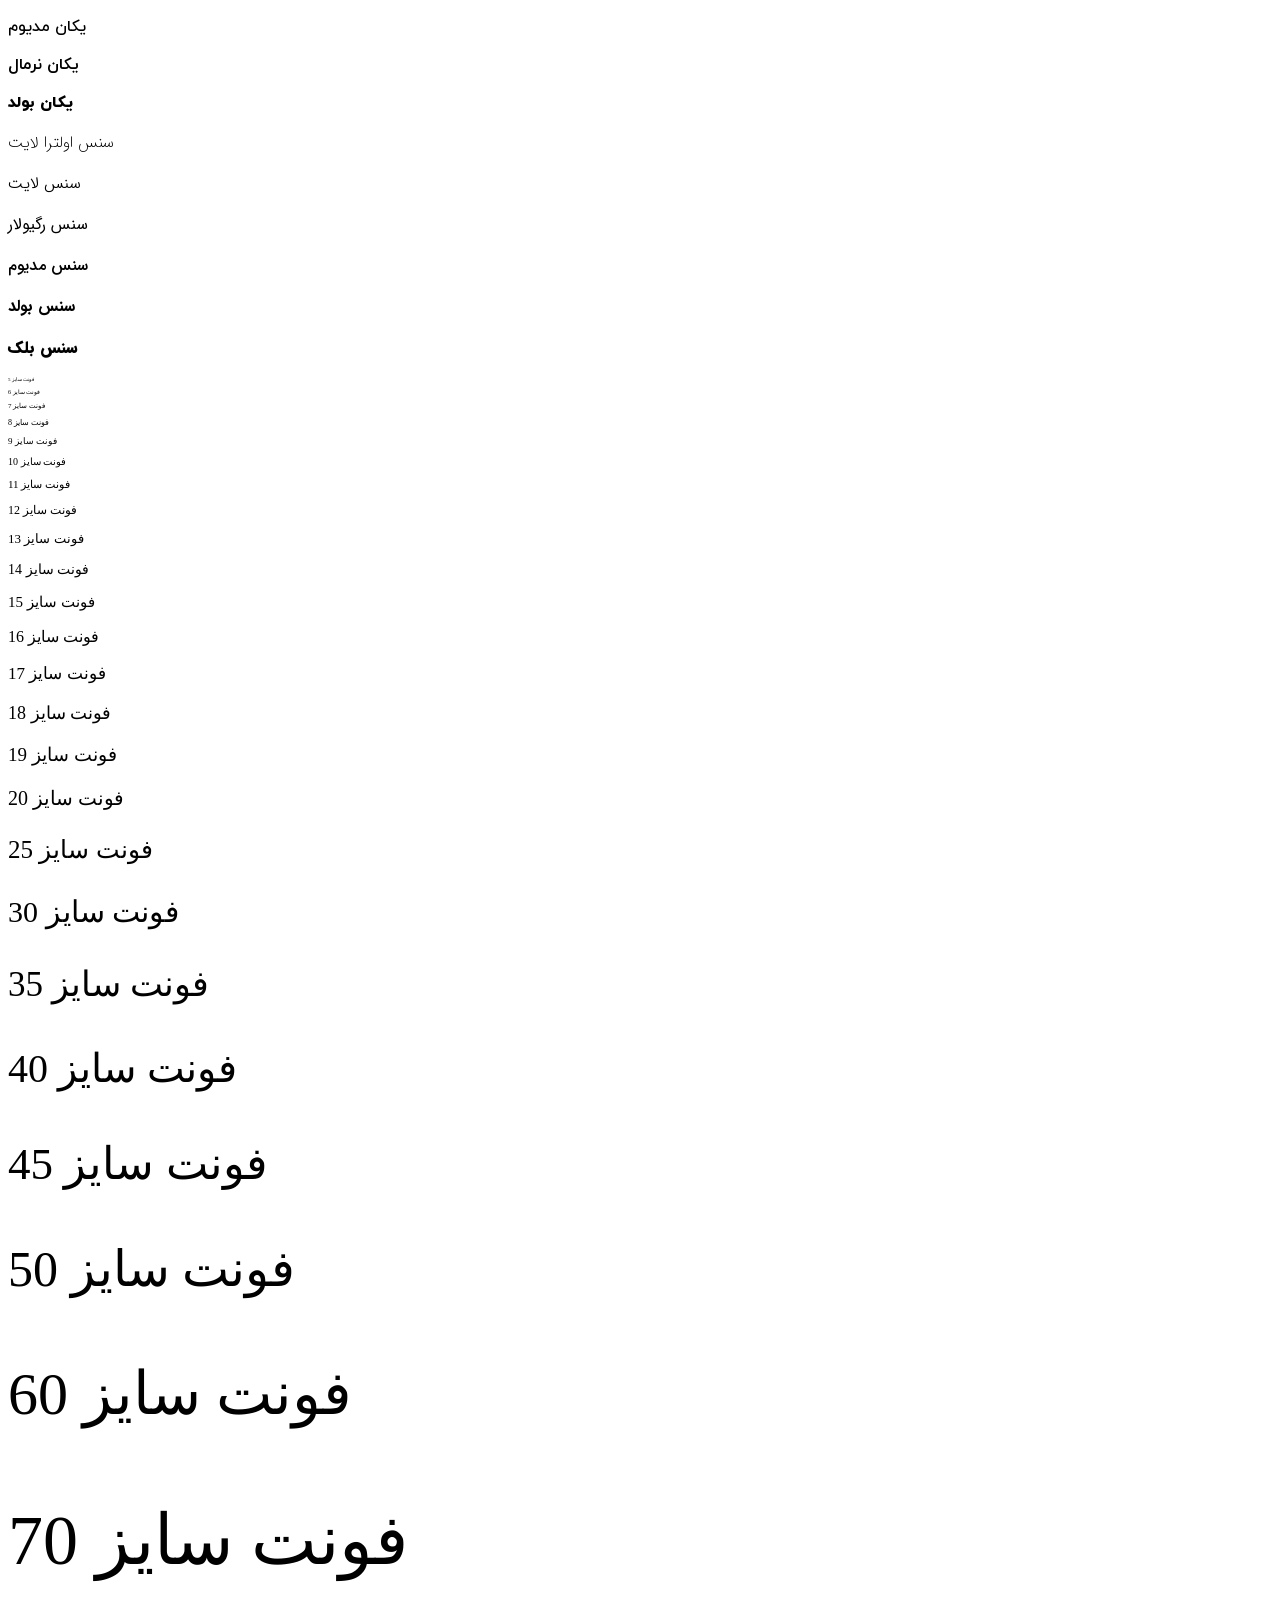
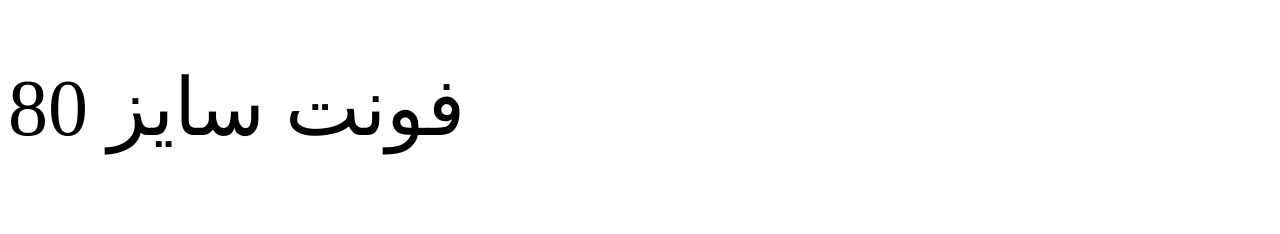
<file: Assests/fontFramework/index.html>
<!DOCTYPE html>
<html lang="en">
<head>
    <meta charset="UTF-8">
    <meta name="viewport" content="width=device-width, initial-scale=1.0">
    <title>My Fonts Framework</title>
    <link rel="stylesheet" href="fontsAssets/style/fontStyle.css">
</head>
<body>
    <p class="ff-yekanMedium">یکان مدیوم</p>
    <p class="ff-yekanNoraml">یکان نرمال</p>
    <p class="ff-yekanXbold">یکان بولد</p>
    <p class="ff-IRANSansWeb-UltraLight">سنس اولترا لایت</p>
    <p class="ff-IRANSansWeb-Light">سنس لایت</p>
    <p class="ff-IRANSansWeb-Regular">سنس رگیولار</p>
    <p class="ff-IRANSansWeb-Medium">سنس مدیوم</p>
    <p class="ff-IRANSansWeb-Bold">سنس بولد</p>
    <p class="ff-IRANSansWeb-Black">سنس بلک</p>
    <p class="f-5">فونت سایز 5</p>
    <p class="f-6">فونت سایز 6</p>
    <p class="f-7">فونت سایز 7</p>
    <p class="f-8">فونت سایز 8</p>
    <p class="f-9">فونت سایز 9</p>
    <p class="f-10">فونت سایز 10</p>
    <p class="f-11">فونت سایز 11</p>
    <p class="f-12">فونت سایز 12</p>
    <p class="f-13">فونت سایز 13</p>
    <p class="f-14">فونت سایز 14</p>
    <p class="f-15">فونت سایز 15</p>
    <p class="f-16">فونت سایز 16</p>
    <p class="f-17">فونت سایز 17</p>
    <p class="f-18">فونت سایز 18</p>
    <p class="f-19">فونت سایز 19</p>
    <p class="f-20">فونت سایز 20</p>
    <p class="f-25">فونت سایز 25</p>
    <p class="f-30">فونت سایز 30</p>
    <p class="f-35">فونت سایز 35</p>
    <p class="f-40">فونت سایز 40</p>
    <p class="f-45">فونت سایز 45</p>
    <p class="f-50">فونت سایز 50</p>
    <p class="f-60">فونت سایز 60</p>
    <p class="f-70">فونت سایز 70</p>
    <p class="f-80">فونت سایز 80</p>
</body>
</html>
</file>
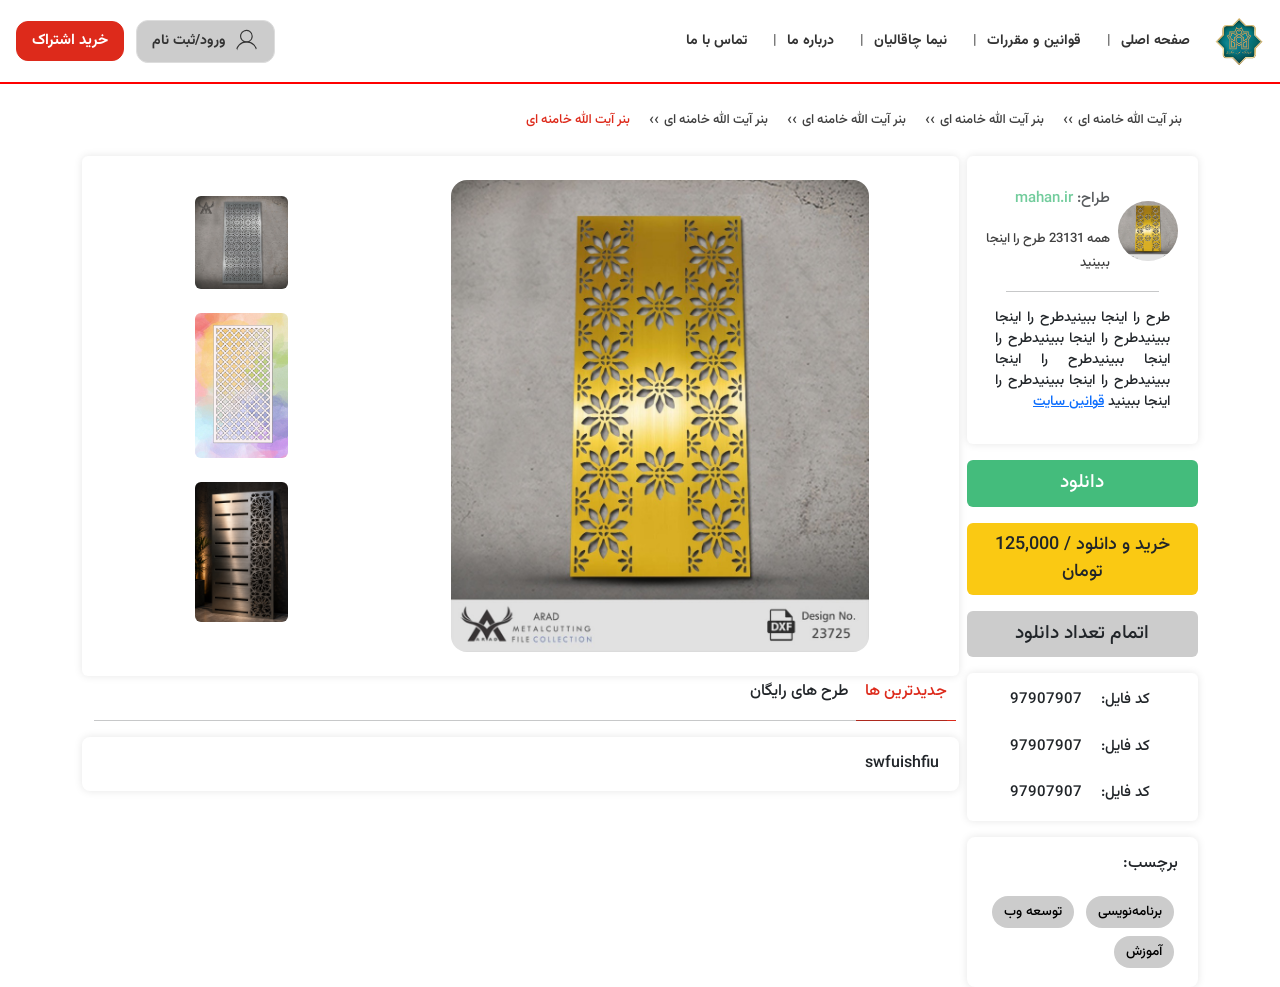
<file: fileDetailes.html>
<!DOCTYPE html>
<html lang="fa" dir="rtl">

<head>
    <meta charset="UTF-8">
    <meta name="viewport" content="width=device-width, initial-scale=1.0">
    <title>file32</title>
    <link rel="stylesheet" href="./Assests/style/styleDetailed.css">
    <link rel="stylesheet" href="./Assests/fontFramework/fontsAssets/style/fontStyle.css">
    <link rel="stylesheet" href="./Assests/bootstrap-5.3.3-dist/css/bootstrap.rtl.min.css">
</head>

<body class="ff-Vazirmatn-Medium" dir="rtl">
    <header class="d-flex py-2 py-md-3 px-md-3 pe-2 ff-Vazirmatn-Bold align-items-center">
        <div class="header-right">
            <button class="sidebarBtn d-md-none d-flex justify-content-center align-items-center">
                <svg xmlns="http://www.w3.org/2000/svg" width="24" height="24" fill="currentColor" class="bi bi-list"
                    viewBox="0 0 16 16">
                    <path fill-rule="evenodd"
                        d="M2.5 12a.5.5 0 0 1 .5-.5h10a.5.5 0 0 1 0 1H3a.5.5 0 0 1-.5-.5m0-4a.5.5 0 0 1 .5-.5h10a.5.5 0 0 1 0 1H3a.5.5 0 0 1-.5-.5m0-4a.5.5 0 0 1 .5-.5h10a.5.5 0 0 1 0 1H3a.5.5 0 0 1-.5-.5" />
                </svg>
            </button>
            <a href="#" class="text-decoration-none text-dark">
                <img src="./Assests/images/andishkadeLogo.png" class="square" alt="لوگو">
            </a>

            <div class="d-flex align-items-center">
                <ul class="list-unstyled d-none d-md-flex column-gap-md-3 mb-0 align-items-center">
                    <li>صفحه اصلی</li>
                    <li>قوانین و مقررات</li>
                    <li>نیما چاقالیان</li>
                    <li>درباره ما</li>
                    <li>تماس با ما</li>
                </ul>
            </div>
        </div>

        <div class="header-left">
            <a href="#" class="text-decoration-none d-block d-md-none">
                <img class="user-img" src="./Assests/images/user-01.svg" alt="کاربر">
            </a>

            <div class="user-box d-none d-md-flex">
                <a href="#" class="text-decoration-none user-link">
                    <img class="user-img" src="./Assests/images/user-01.svg" alt="کاربر">
                    <span class="user-text">ورود/ثبت نام</span>
                </a>
            </div>

            <a href="#" class="loginBtn f-13 f-lg-15 text-white">
                خرید اشتراک
            </a>
        </div>
    </header>

    <aside>
        <nav class="mt-5">
            <ul class="p-0 m-0 list-unstyled">
                <li class="my-4 px-3"><a href="#" class="d-flex column-gap-2 align-items-center active">
                        <svg xmlns="http://www.w3.org/2000/svg" width="16" height="16" fill="currentColor"
                            viewBox="0 0 256 256">
                            <path
                                d="M219.31,108.68l-80-80a16,16,0,0,0-22.62,0l-80,80A15.87,15.87,0,0,0,32,120v96a8,8,0,0,0,8,8h64a8,8,0,0,0,8-8V160h32v56a8,8,0,0,0,8,8h64a8,8,0,0,0,8-8V120A15.87,15.87,0,0,0,219.31,108.68ZM208,208H160V152a8,8,0,0,0-8-8H104a8,8,0,0,0-8,8v56H48V120l80-80,80,80Z">
                            </path>
                        </svg>
                        خانه
                    </a></li>
                <li class="my-4 px-3"><a href="#" class="d-flex column-gap-2 align-items-center">
                        <svg xmlns="http://www.w3.org/2000/svg" width="16" height="16" fill="currentColor"
                            class="bi bi-newspaper" viewBox="0 0 16 16">
                            <path
                                d="M0 2.5A1.5 1.5 0 0 1 1.5 1h11A1.5 1.5 0 0 1 14 2.5v10.528c0 .3-.05.654-.238.972h.738a.5.5 0 0 0 .5-.5v-9a.5.5 0 0 1 1 0v9a1.5 1.5 0 0 1-1.5 1.5H1.497A1.497 1.497 0 0 1 0 13.5zM12 14c.37 0 .654-.211.853-.441.092-.106.147-.279.147-.531V2.5a.5.5 0 0 0-.5-.5h-11a.5.5 0 0 0-.5.5v11c0 .278.223.5.497.5z" />
                            <path
                                d="M2 3h10v2H2zm0 3h4v3H2zm0 4h4v1H2zm0 2h4v1H2zm5-6h2v1H7zm3 0h2v1h-2zM7 8h2v1H7zm3 0h2v1h-2zm-3 2h2v1H7zm3 0h2v1h-2zm-3 2h2v1H7zm3 0h2v1h-2z" />
                        </svg>
                        مقالات
                    </a></li>
                <li class="my-4 px-3"><a href="#" class="d-flex column-gap-2 align-items-center">
                        <svg xmlns="http://www.w3.org/2000/svg" width="16" height="16" fill="currentColor"
                            class="bi bi-file-earmark-person" viewBox="0 0 16 16">
                            <path d="M11 8a3 3 0 1 1-6 0 3 3 0 0 1 6 0" />
                            <path
                                d="M14 14V4.5L9.5 0H4a2 2 0 0 0-2 2v12a2 2 0 0 0 2 2h8a2 2 0 0 0 2-2M9.5 3A1.5 1.5 0 0 0 11 4.5h2v9.255S12 12 8 12s-5 1.755-5 1.755V2a1 1 0 0 1 1-1h5.5z" />
                        </svg>
                        نمونه کار ها
                    </a></li>
                <li class="my-4 px-3"><a href="#" class="d-flex column-gap-2 align-items-center">
                        <svg style="transform: rotateY(180deg);" xmlns="http://www.w3.org/2000/svg" width="16"
                            height="16" fill="currentColor" class="bi bi-people" viewBox="0 0 16 16">
                            <path
                                d="M15 14s1 0 1-1-1-4-5-4-5 3-5 4 1 1 1 1zm-7.978-1L7 12.996c.001-.264.167-1.03.76-1.72C8.312 10.629 9.282 10 11 10c1.717 0 2.687.63 3.24 1.276.593.69.758 1.457.76 1.72l-.008.002-.014.002zM11 7a2 2 0 1 0 0-4 2 2 0 0 0 0 4m3-2a3 3 0 1 1-6 0 3 3 0 0 1 6 0M6.936 9.28a6 6 0 0 0-1.23-.247A7 7 0 0 0 5 9c-4 0-5 3-5 4q0 1 1 1h4.216A2.24 2.24 0 0 1 5 13c0-1.01.377-2.042 1.09-2.904.243-.294.526-.569.846-.816M4.92 10A5.5 5.5 0 0 0 4 13H1c0-.26.164-1.03.76-1.724.545-.636 1.492-1.256 3.16-1.275ZM1.5 5.5a3 3 0 1 1 6 0 3 3 0 0 1-6 0m3-2a2 2 0 1 0 0 4 2 2 0 0 0 0-4" />
                        </svg>
                        اعضا
                    </a></li>
                <li class="my-4 px-3"><a href="#" class="d-flex column-gap-2 align-items-center">
                        <svg xmlns="http://www.w3.org/2000/svg" width="16" height="16" fill="currentColor"
                            class="bi bi-list-ul" viewBox="0 0 16 16">
                            <path fill-rule="evenodd"
                                d="M5 11.5a.5.5 0 0 1 .5-.5h9a.5.5 0 0 1 0 1h-9a.5.5 0 0 1-.5-.5m0-4a.5.5 0 0 1 .5-.5h9a.5.5 0 0 1 0 1h-9a.5.5 0 0 1-.5-.5m0-4a.5.5 0 0 1 .5-.5h9a.5.5 0 0 1 0 1h-9a.5.5 0 0 1-.5-.5m-3 1a1 1 0 1 0 0-2 1 1 0 0 0 0 2m0 4a1 1 0 1 0 0-2 1 1 0 0 0 0 2m0 4a1 1 0 1 0 0-2 1 1 0 0 0 0 2" />
                        </svg>
                        خدمات
                    </a></li>
                <li class="my-4 px-3"><a href="#" class="d-flex column-gap-2 align-items-center">
                        <svg xmlns="http://www.w3.org/2000/svg" width="20" height="20" fill="currentColor"
                            class="bi bi-play" viewBox="0 0 16 16">
                            <path
                                d="M10.804 8 5 4.633v6.734zm.792-.696a.802.802 0 0 1 0 1.392l-6.363 3.692C4.713 12.69 4 12.345 4 11.692V4.308c0-.653.713-.998 1.233-.696z" />
                        </svg>
                        آموزش ها
                    </a></li>
                <li class="my-4 px-3"><a href="#" class="d-flex column-gap-2 align-items-center">
                        <svg xmlns="http://www.w3.org/2000/svg" width="15" height="15" fill="currentColor"
                            class="bi bi-telephone" viewBox="0 0 16 16">
                            <path
                                d="M3.654 1.328a.678.678 0 0 0-1.015-.063L1.605 2.3c-.483.484-.661 1.169-.45 1.77a17.6 17.6 0 0 0 4.168 6.608 17.6 17.6 0 0 0 6.608 4.168c.601.211 1.286.033 1.77-.45l1.034-1.034a.678.678 0 0 0-.063-1.015l-2.307-1.794a.68.68 0 0 0-.58-.122l-2.19.547a1.75 1.75 0 0 1-1.657-.459L5.482 8.062a1.75 1.75 0 0 1-.46-1.657l.548-2.19a.68.68 0 0 0-.122-.58zM1.884.511a1.745 1.745 0 0 1 2.612.163L6.29 2.98c.329.423.445.974.315 1.494l-.547 2.19a.68.68 0 0 0 .178.643l2.457 2.457a.68.68 0 0 0 .644.178l2.189-.547a1.75 1.75 0 0 1 1.494.315l2.306 1.794c.829.645.905 1.87.163 2.611l-1.034 1.034c-.74.74-1.846 1.065-2.877.702a18.6 18.6 0 0 1-7.01-4.42 18.6 18.6 0 0 1-4.42-7.009c-.362-1.03-.037-2.137.703-2.877z" />
                        </svg>
                        ارتباط با ما
                    </a></li>
            </ul>
        </nav>
    </aside>
    <div class="antiAside"></div>


    <div class="d-md-flex justify-content-md-center">
        <div class="container">
            <nav class="mt-2 mt-md-4 mx-3 under-nav">
                <ul class="list-unstyled d-flex flex-nowrap column-gap-4 ulNav pb-2">
                    <li>
                        <a href="#" class="text-decoration-none text-black f-13 opacity-75 aNav">بنر آیت الله خامنه
                            ای</a>
                    </li>
                    <li>
                        <a href="#" class="text-decoration-none text-black f-13 opacity-75 aNav">بنر آیت الله خامنه
                            ای</a>
                    </li>
                    <li>
                        <a href="#" class="text-decoration-none text-black f-13 opacity-75 aNav">بنر آیت الله خامنه
                            ای</a>
                    </li>
                    <li>
                        <a href="#" class="text-decoration-none text-black f-13 opacity-75 aNav">بنر آیت الله خامنه
                            ای</a>
                    </li>
                    <li>
                        <a href="#" class="text-decoration-none text-black f-13 opacity-75 aNav">بنر آیت الله خامنه
                            ای</a>
                    </li>
                </ul>
            </nav>
            <div class="d-md-flex flex-row-reverse column-gap-md-2">
                <div>
                    <div
                        class="tags-box d-flex flex-lg-row flex-column justify-content-center py-2 py-md-4 mb-1 rounded-2">
                        <div class="containerIMG col-11 col-sm-10 col-md-8 col-lg-7 col-xl-6 mx-auto">
                            <img class="img-fluid rounded-2" id="productImage" src="./Assests/images/PANELS-050219.jpg"
                                alt="">
                        </div>
                        <div class="mt-3 col-lg-4 imgLi">
                            <div class="d-flex justify-content-center row-gap-md-4 flex-md-wrap">
                                <span class="d-flex col-4 col-md-3 col-lg-12 justify-content-center overflow-visible">
                                    <img class="img-fluid rounded-2 col-4 col-md-8 col-lg-4" style="cursor: pointer;"
                                        src="./Assests/images/9856.jpg" alt="">
                                </span>
                                <span class="d-flex col-4 col-md-3 col-lg-12 justify-content-center overflow-visible">
                                    <img class="img-fluid rounded-2 col-4 col-md-8 col-lg-4" style="cursor: pointer;"
                                        src="./Assests/images/04.jpg" alt="">
                                </span>
                                <span class="d-flex col-4 col-md-3 col-lg-12 justify-content-center overflow-visible">
                                    <img class="img-fluid rounded-2 col-4 col-md-8 col-lg-4" style="cursor: pointer;"
                                        src="./Assests/images/image.jpeg" alt="">
                                </span>
                            </div>
                        </div>
                    </div>
                    <div class="container mb-3 d-none d-md-block">
                        <div class="tabContainer d-flex column-gap-3">
                            <div class="tab tabNewest active">جدیدترین ها</div>
                            <div class="tab tabFree">طرح های رایگان</div>
                        </div>
                        <hr>
                    </div>
                    <div class="tags-box tab newest d-block allTrans mt-3">
                        swfuishfiu
                    </div>
                    <div class="tags-box tab free d-none allTrans mt-3">
                        s;lkfjlkjs;lkdfj;alskdjf;alskdjf;alsdkfj
                    </div>
                </div>
                <div class="mt-4 d-md-none">
                    <button class="btn col-12 py-2 text-white f-20" style="background-color: #44bc7c;">
                        دانلود
                    </button>
                </div>
                <div>
                    <div class="tags-box mt-4 mt-md-0 rounded-2">
                        <div class="d-flex align-items-center pt-md-3 column-gap-4 column-gap-md-1">
                            <div class="py-2 col-2 col-md-4">
                                <img class="img-fluid imgTarah rounded-pill" src="./Assests/images/PANELS-050219.jpg"
                                    alt="">
                            </div>
                            <div class="d-flex flex-column col-9">
                                <span><span class="opacity-75 f-15">طراح: </span><span style="color: #44bc7c;"
                                        class="f-15 opacity-75">mahan.ir</span></span>
                                <span class=" mt-2 mt-md-3 opacity-75"><a href="#"
                                        class="text-decoration-none text-black spanTarh f-11 f-lg-12 f-xl-13">همه
                                        <span>23131</span> طرح را
                                        اینجا
                                        ببینید</a></span>
                            </div>
                        </div>
                        <div class="d-flex justify-content-center">
                            <hr width="80%">
                        </div>
                        <div>
                            <p class="px-2 f-14" style="text-align: justify;">طرح را اینجا ببینیدطرح را اینجا ببینیدطرح
                                را
                                اینجا
                                ببینیدطرح را اینجا ببینیدطرح را اینجا ببینیدطرح را اینجا ببینیدطرح را اینجا ببینید
                                <a href="#">قوانین سایت</a>
                            </p>
                        </div>
                    </div>
                    <div class="d-none d-md-block mt-3">
                        <button class="btn btnMd f-19 py-2 text-white col-12"
                            style="background-color: #44bc7c;">دانلود</button>
                    </div>
                    <div class="d-none d-md-block mt-3">
                        <button class="btn btnMdGold f-18 py-2 col-12" style="background-color: #fac913;">خرید و
                            دانلود / <span>125,000</span> تومان</button>
                    </div>
                    <div class="d-none d-md-block mt-3">
                        <button class="btn btnMdSilver f-19 py-2 col-12" style="background-color: #ccc;">اتمام
                            تعداد دانلود</button>
                    </div>
                    <div
                        class="tags-box mt-3 mt-md-3 rounded-2 py-3 px-5 px-md-3 px-lg-4 px-xl-5 d-flex flex-column row-gap-4">
                        <div class="d-flex">
                            <div class="col-6 f-15">کد فایل:</div>
                            <div class="col-6 f-15">97907907</div>
                        </div>
                        <div class="d-flex">
                            <div class="col-6 f-15">کد فایل:</div>
                            <div class="col-6 f-15">97907907</div>
                        </div>
                        <div class="d-flex">
                            <div class="col-6 f-15">کد فایل:</div>
                            <div class="col-6 f-15">97907907</div>
                        </div>
                    </div>
                    <div class="tags-box allTrans mt-3">
                        برچسب:
                        <div class="tags mt-3 ff-Vazirmatn-Medium">
                            <a href="#"><span>برنامه‌نویسی</span></a>
                            <a href="#"><span>توسعه وب</span></a>
                            <a href="#"><span>آموزش</span></a>
                        </div>
                    </div>
                    <div class="container mt-4 mb-3 d-md-none">
                        <div class="tabContainer d-flex column-gap-3">
                            <div class="tab tabNewest2 active">جدیدترین ها</div>
                            <div class="tab tabFree2">طرح های رایگان</div>
                        </div>
                        <hr>
                    </div>
                    <div class="tags-box tab newest2 d-block allTrans mt-3">
                        swfuishfiu
                    </div>
                    <div class="tags-box tab free2 d-none allTrans mt-3">
                        s;lkfjlkjs;lkdfj;alskdjf;alskdjf;alsdkfj
                    </div>
                </div>
            </div>
        </div>
    </div>


    <script>
        const sidebarBtn = document.querySelector('.sidebarBtn');
        const aside = document.querySelector('aside');
        const antiAside = document.querySelector('.antiAside');

        function openSidebar() {
            aside.classList.add('active');
            antiAside.classList.add('active');
            document.body.style.overflow = 'hidden';
        }

        function closeSidebar() {
            aside.classList.remove('active');
            antiAside.classList.remove('active');
            document.body.style.overflow = '';
        }

        sidebarBtn.addEventListener('click', openSidebar);
        antiAside.addEventListener('click', closeSidebar);

        document.addEventListener('keydown', function (e) {
            if (e.key === 'Escape' && aside.classList.contains('active')) {
                closeSidebar();
            }
        });
    </script>

    <script>
        document.addEventListener('DOMContentLoaded', function () {
            const mainImage = document.querySelector('.tags-box .col-11 img');
            const smallContainer = document.querySelector('.imgLi .d-flex');
            const smallImages = document.querySelectorAll('.imgLi img');

            let smallImagesArray = Array.from(smallImages);

            let mainImageData = {
                src: mainImage.src,
                alt: mainImage.alt
            };

            function swapImage(clickedImg, clickedIndex) {
                const clickedData = {
                    src: clickedImg.src,
                    alt: clickedImg.alt,
                    element: clickedImg
                };

                mainImage.style.transition = 'opacity 0.25s ease';
                mainImage.style.opacity = '0';

                clickedImg.style.transition = 'transform 0.2s ease';
                clickedImg.style.transform = 'scale(0.95)';

                setTimeout(() => {
                    mainImage.src = clickedData.src;
                    mainImage.alt = clickedData.alt;

                    clickedData.element.src = mainImageData.src;
                    clickedData.element.alt = mainImageData.alt;

                    mainImageData = {
                        src: clickedData.src,
                        alt: clickedData.alt
                    };

                    mainImage.style.opacity = '1';
                    clickedData.element.style.transform = 'scale(1)';

                    mainImage.style.filter = 'brightness(1.1)';
                    clickedData.element.style.filter = 'brightness(1.1)';

                    setTimeout(() => {
                        mainImage.style.filter = '';
                        clickedData.element.style.filter = '';
                    }, 200);

                }, 250);
            }

            smallImagesArray.forEach((img, index) => {
                img.addEventListener('click', () => swapImage(img, index));
            });
        });
    </script>

    <script>
        const container = document.querySelector('.containerIMG');
        const productImage = document.getElementById('productImage');

        const isMobile = window.matchMedia('(max-width: 768px)');

        function handleZoom(e) {
            if (isMobile.matches) return;

            const rect = container.getBoundingClientRect();
            const x = e.clientX - rect.left;
            const y = e.clientY - rect.top;
            const xPercent = x / rect.width * 100;
            const yPercent = y / rect.height * 100;

            productImage.style.transformOrigin = `${xPercent}% ${yPercent}%`;
            productImage.style.transform = 'scale(3)';
        }

        function handleMouseLeave() {
            if (isMobile.matches) return;
            productImage.style.transform = 'scale(1)';
            productImage.style.transformOrigin = 'center center';
        }

        container.addEventListener('mousemove', handleZoom);
        container.addEventListener('mouseleave', handleMouseLeave);

        isMobile.addEventListener('change', (e) => {
            if (e.matches) {
                productImage.style.transform = 'scale(1)';
                productImage.style.transformOrigin = 'center center';
            }
        });
    </script>

    <script>
        document.querySelector(".tabNewest").addEventListener("click", newFunc);
        document.querySelector(".tabFree").addEventListener("click", freeFunc);

        function newFunc() {
            document.querySelector(".newest").classList.toggle("d-none");
            document.querySelector(".newest").classList.toggle("d-block");
            document.querySelector(".free").classList.toggle("d-none");
            document.querySelector(".free").classList.toggle("d-block");
            document.querySelector(".tabNewest").classList.toggle("active")
            document.querySelector(".tabFree").classList.toggle("active")
        }

        function freeFunc() {
            document.querySelector(".newest").classList.toggle("d-none");
            document.querySelector(".newest").classList.toggle("d-block");
            document.querySelector(".free").classList.toggle("d-none");
            document.querySelector(".free").classList.toggle("d-block");
            document.querySelector(".tabNewest").classList.toggle("active")
            document.querySelector(".tabFree").classList.toggle("active")
        }


        document.querySelector(".tabNewest2").addEventListener("click", newFunc2);
        document.querySelector(".tabFree2").addEventListener("click", freeFunc2);

        function newFunc2() {
            document.querySelector(".newest2").classList.toggle("d-none");
            document.querySelector(".newest2").classList.toggle("d-block");
            document.querySelector(".free2").classList.toggle("d-none");
            document.querySelector(".free2").classList.toggle("d-block");
            document.querySelector(".tabNewest2").classList.toggle("active")
            document.querySelector(".tabFree2").classList.toggle("active")
        }

        function freeFunc2() {
            document.querySelector(".newest2").classList.toggle("d-none");
            document.querySelector(".newest2").classList.toggle("d-block");
            document.querySelector(".free2").classList.toggle("d-none");
            document.querySelector(".free2").classList.toggle("d-block");
            document.querySelector(".tabNewest2").classList.toggle("active")
            document.querySelector(".tabFree2").classList.toggle("active")
        }
    </script>
</body>

</html>
</file>
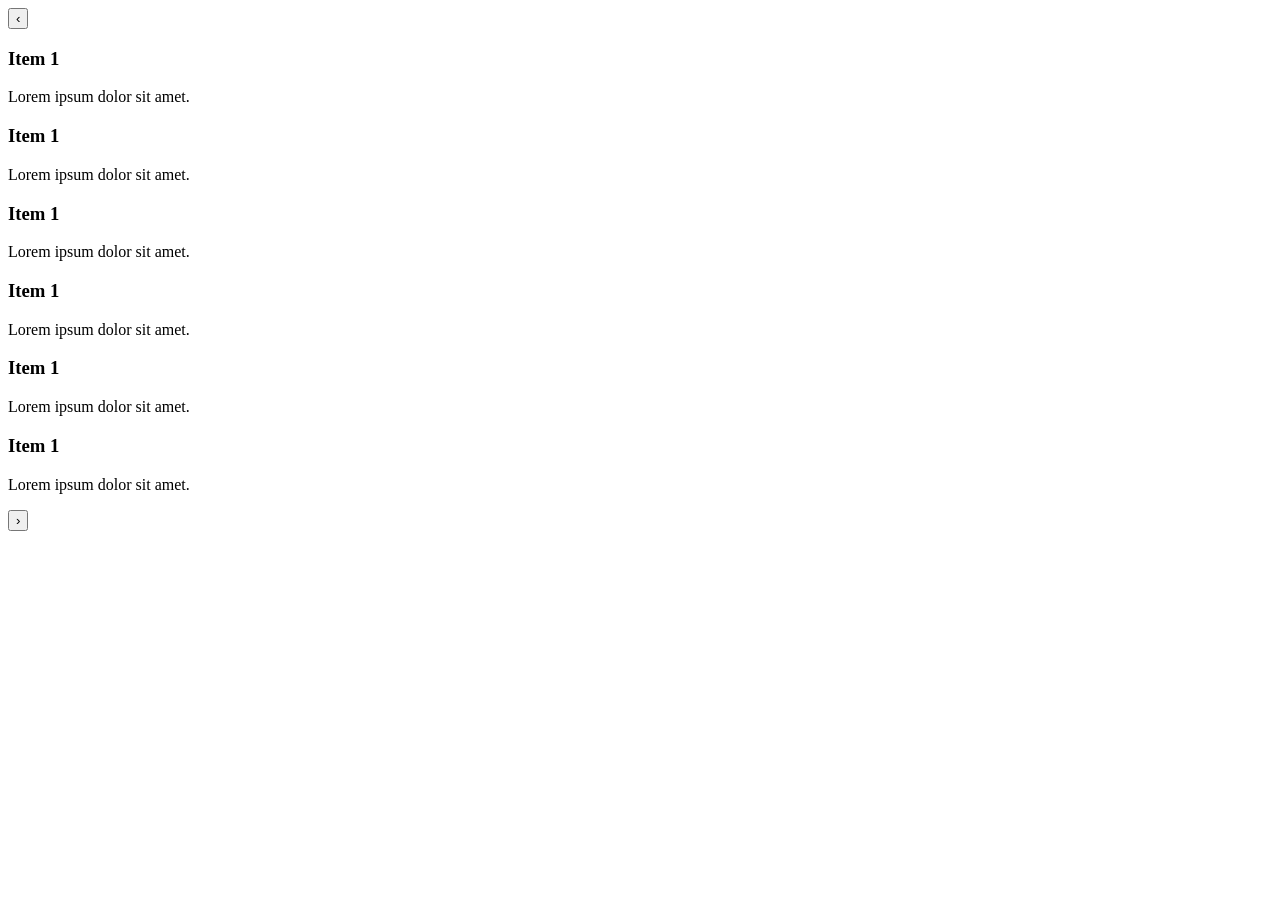
<file: test4.html>
<!DOCTYPE html>
<html lang="en">

<head>
    <meta charset="UTF-8">
    <meta name="viewport" content="width=device-width, initial-scale=1.0">
    <title>Document</title>
    <style>
        
    </style>
</head>

<body>
    <div class="carousel">

        <button class="nav prev">‹</button>

        <div class="carousel-track">

            <div class="card">
                <div class="card-inner">
                    <h3>Item 1</h3>
                    <p>Lorem ipsum dolor sit amet.</p>
                </div>
            </div>
            <div class="card">
                <div class="card-inner">
                    <h3>Item 1</h3>
                    <p>Lorem ipsum dolor sit amet.</p>
                </div>
            </div>
            <div class="card">
                <div class="card-inner">
                    <h3>Item 1</h3>
                    <p>Lorem ipsum dolor sit amet.</p>
                </div>
            </div>
            <div class="card">
                <div class="card-inner">
                    <h3>Item 1</h3>
                    <p>Lorem ipsum dolor sit amet.</p>
                </div>
            </div>
            <div class="card">
                <div class="card-inner">
                    <h3>Item 1</h3>
                    <p>Lorem ipsum dolor sit amet.</p>
                </div>
            </div>
            <div class="card">
                <div class="card-inner">
                    <h3>Item 1</h3>
                    <p>Lorem ipsum dolor sit amet.</p>
                </div>
            </div>

        </div>

        <button class="nav next">›</button>

    </div>
    <script>
        const track = document.querySelector(".carousel-track");

        const nextBtn = document.querySelector(".next");
        const prevBtn = document.querySelector(".prev");

        function getCards() {
            return Array.from(document.querySelectorAll(".card"));
        }

        function getVisibleCards() {
            return window.innerWidth <= 768 ? 2 : 3;
        }

        function updateClasses() {

            const cards = getCards();

            cards.forEach(card => {
                card.classList.remove("active", "side");
            });

            const visible = getVisibleCards();

            if (visible === 3) {

                cards[1].classList.add("active");

                if (cards[0]) {
                    cards[0].classList.add("side");
                }

                if (cards[2]) {
                    cards[2].classList.add("side");
                }

            } else {

                cards[0].classList.add("active");

            }

        }

        function moveNext() {

            const cards = getCards();

            // قبل از حرکت، کارت اول رو آخر میذاریم توی ذهنمون
            const firstCard = cards[0];

            // کلاس‌ها رو برای وضعیت بعدی تنظیم میکنیم
            track.appendChild(firstCard);

            updateClasses();

            // برمیگردونیمش سر جاش که انیمیشن طبیعی دیده بشه
            track.prepend(firstCard);

            const cardWidth = cards[0].offsetWidth;

            track.style.transition = "transform .6s ease";
            track.style.transform = `translateX(-${cardWidth}px)`;

            track.addEventListener("transitionend", function handler() {

                track.removeEventListener("transitionend", handler);

                track.appendChild(firstCard);

                track.style.transition = "none";
                track.style.transform = "translateX(0)";

            }, { once: true });

        }

        function movePrev() {

            const cards = getCards();

            const lastCard = cards[cards.length - 1];

            track.prepend(lastCard);

            const cardWidth = lastCard.offsetWidth;

            track.style.transition = "none";
            track.style.transform = `translateX(-${cardWidth}px)`;

            requestAnimationFrame(() => {

                requestAnimationFrame(() => {

                    track.style.transition = "transform .6s ease";
                    track.style.transform = "translateX(0)";

                });

            });

            updateClasses();

        }

        nextBtn.addEventListener("click", () => {
            moveNext();

            startAutoPlay();
        });

        prevBtn.addEventListener("click", () => {
            movePrev();

            startAutoPlay();
        });

        window.addEventListener("resize", updateClasses);

        let autoPlay;

        function startAutoPlay() {

            clearInterval(autoPlay);

            autoPlay = setInterval(() => {

                moveNext();

            }, 5000);

        }

        updateClasses();

        startAutoPlay();
    </script>
</body>

</html>
</file>
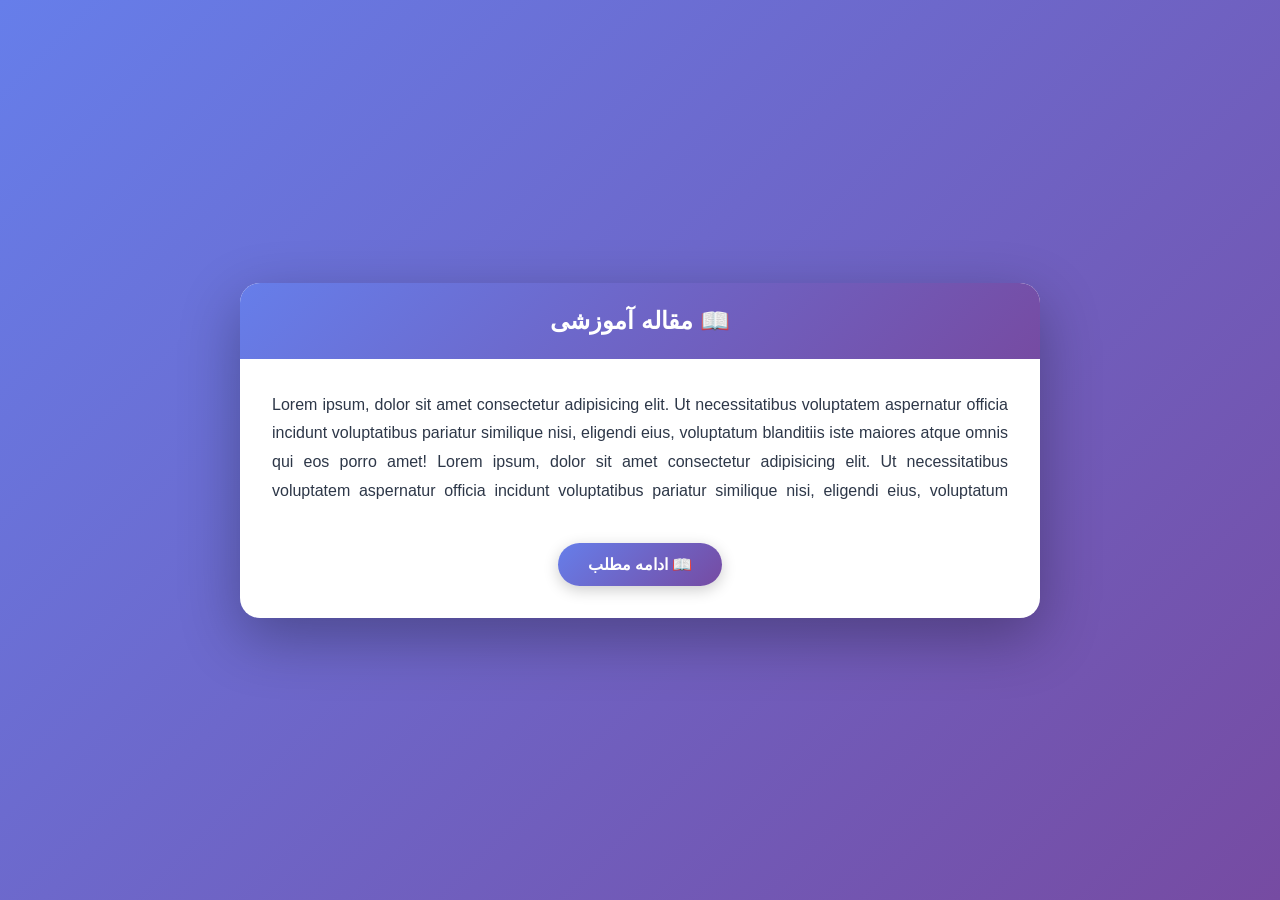
<file: test5.html>
<!DOCTYPE html>
<html lang="fa" dir="rtl">
<head>
    <meta charset="UTF-8">
    <meta name="viewport" content="width=device-width, initial-scale=1.0">
    <title>نمایش متن با دکمه ادامه/بستن - نسخه عملی</title>
    <style>
        * {
            margin: 0;
            padding: 0;
            box-sizing: border-box;
        }

        body {
            background: linear-gradient(135deg, #667eea 0%, #764ba2 100%);
            font-family: 'Segoe UI', Tahoma, Geneva, Verdana, sans-serif;
            display: flex;
            justify-content: center;
            align-items: center;
            min-height: 100vh;
            padding: 2rem;
        }

        .card {
            max-width: 800px;
            width: 100%;
            background: white;
            border-radius: 20px;
            box-shadow: 0 20px 60px rgba(0, 0, 0, 0.3);
            overflow: hidden;
        }

        .card-header {
            background: linear-gradient(135deg, #667eea 0%, #764ba2 100%);
            padding: 1.5rem;
            color: white;
            font-size: 1.5rem;
            font-weight: bold;
            text-align: center;
        }

        .text-container {
            padding: 2rem;
        }

        /* کلید اصلی: wrapper با انیمیشن max-height */
        .text-wrapper {
            overflow: hidden;
            transition: max-height 0.5s ease-in-out;
        }

        .long-text {
            font-size: 1rem;
            line-height: 1.8;
            color: #2d3748;
            text-align: justify;
        }

        .button-container {
            padding: 0 2rem 2rem 2rem;
            text-align: center;
        }

        .toggle-btn {
            background: linear-gradient(135deg, #667eea 0%, #764ba2 100%);
            color: white;
            border: none;
            padding: 12px 30px;
            font-size: 1rem;
            font-weight: 600;
            border-radius: 50px;
            cursor: pointer;
            transition: transform 0.2s, box-shadow 0.2s;
            box-shadow: 0 4px 15px rgba(0, 0, 0, 0.2);
        }

        .toggle-btn:hover {
            transform: translateY(-2px);
            box-shadow: 0 6px 20px rgba(0, 0, 0, 0.3);
        }

        .toggle-btn:active {
            transform: translateY(0);
        }
    </style>
</head>
<body>

<div class="card">
    <div class="card-header">
        📖 مقاله آموزشی
    </div>
    
    <div class="text-container">
        <!-- wrapper ای که ارتفاعش کنترل می‌شود -->
        <div id="textWrapper" class="text-wrapper">
            <div class="long-text">
                Lorem ipsum, dolor sit amet consectetur adipisicing elit. Ut necessitatibus voluptatem aspernatur officia incidunt voluptatibus pariatur similique nisi, eligendi eius, voluptatum blanditiis iste maiores atque omnis qui eos porro amet!
                Lorem ipsum, dolor sit amet consectetur adipisicing elit. Ut necessitatibus voluptatem aspernatur officia incidunt voluptatibus pariatur similique nisi, eligendi eius, voluptatum blanditiis iste maiores atque omnis qui eos porro amet!
                Lorem ipsum, dolor sit amet consectetur adipisicing elit. Ut necessitatibus voluptatem aspernatur officia incidunt voluptatibus pariatur similique nisi, eligendi eius, voluptatum blanditiis iste maiores atque omnis qui eos porro amet!
                Lorem ipsum, dolor sit amet consectetur adipisicing elit. Ut necessitatibus voluptatem aspernatur officia incidunt voluptatibus pariatur similique nisi, eligendi eius, voluptatum blanditiis iste maiores atque omnis qui eos porro amet!
                Lorem ipsum, dolor sit amet consectetur adipisicing elit. Ut necessitatibus voluptatem aspernatur officia incidunt voluptatibus pariatur similique nisi, eligendi eius, voluptatum blanditiis iste maiores atque omnis qui eos porro amet!
                Lorem ipsum, dolor sit amet consectetur adipisicing elit. Ut necessitatibus voluptatem aspernatur officia incidunt voluptatibus pariatur similique nisi, eligendi eius, voluptatum blanditiis iste maiores atque omnis qui eos porro amet!
                Lorem ipsum, dolor sit amet consectetur adipisicing elit. Ut necessitatibus voluptatem aspernatur officia incidunt voluptatibus pariatur similique nisi, eligendi eius, voluptatum blanditiis iste maiores atque omnis qui eos porro amet!
                Lorem ipsum, dolor sit amet consectetur adipisicing elit. Ut necessitatibus voluptatem aspernatur officia incidunt voluptatibus pariatur similique nisi, eligendi eius, voluptatum blanditiis iste maiores atque omnis qui eos porro amet!
                Lorem ipsum, dolor sit amet consectetur adipisicing elit. Ut necessitatibus voluptatem aspernatur officia incidunt voluptatibus pariatur similique nisi, eligendi eius, voluptatum blanditiis iste maiores atque omnis qui eos porro amet!
            </div>
        </div>
    </div>
    
    <div class="button-container">
        <button id="toggleButton" class="toggle-btn">📖 ادامه مطلب</button>
    </div>
</div>

<script>
    // دریافت المنت‌ها
    const wrapper = document.getElementById('textWrapper');
    const toggleBtn = document.getElementById('toggleButton');
    
    // وضعیت باز یا بسته بودن (false = بسته، true = باز)
    let isOpen = false;
    
    // متغیر برای ذخیره ارتفاع کامل متن (حالت باز)
    let fullHeight = null;
    
    // تابع برای گرفتن ارتفاع کامل محتوا (زمانی که همه چیز قابل مشاهده است)
    function getFullHeight() {
        //transition رو موقت غیرفعال می‌کنیم
        const originalTransition = wrapper.style.transition;
        wrapper.style.transition = 'none';
        
        // max-height رو به none می‌بریم تا همه محتوا دیده بشه
        const originalMaxHeight = wrapper.style.maxHeight;
        wrapper.style.maxHeight = 'none';
        
        // ارتفاع واقعی رو می‌گیریم
        const height = wrapper.scrollHeight;
        
        //恢复到之前的状態
        wrapper.style.maxHeight = originalMaxHeight;
        wrapper.style.transition = originalTransition;
        
        return height;
    }
    
    // تابع مقداردهی اولیه
    function initialize() {
        // اول wrapper رو به حالت بسته درمیاریم با یه مقدار پیشفرض
        wrapper.style.maxHeight = '120px'; // نمایش حدود 3 خط اول
        isOpen = false;
        
        // ارتفاع کامل رو محاسبه و ذخیره می‌کنیم
        fullHeight = getFullHeight();
        
        // متن دکمه رو تنظیم می‌کنیم
        toggleBtn.innerHTML = '📖 ادامه مطلب';
    }
    
    // تابع باز کردن متن
    function openText() {
        if (fullHeight === null) {
            fullHeight = getFullHeight();
        }
        
        // تنظیم max-height به ارتفاع کامل برای باز شدن با انیمیشن
        wrapper.style.maxHeight = fullHeight + 'px';
        isOpen = true;
        toggleBtn.innerHTML = '✨ بستن متن';
    }
    
    // تابع بستن متن
    function closeText() {
        wrapper.style.maxHeight = '120px';
        isOpen = false;
        toggleBtn.innerHTML = '📖 ادامه مطلب';
    }
    
    // تابع toggle
    function toggleText() {
        if (isOpen) {
            closeText();
        } else {
            openText();
        }
    }
    
    // در هنگام resize صفحه، باید ارتفاع کامل رو دوباره محاسبه کنیم
    let resizeTimeout;
    function handleResize() {
        clearTimeout(resizeTimeout);
        resizeTimeout = setTimeout(() => {
            // ذخیره وضعیت فعلی
            const wasOpen = isOpen;
            
            // محاسبه مجدد ارتفاع کامل
            fullHeight = getFullHeight();
            
            // اگر در حالت باز بودیم، ارتفاع رو به‌روز کنیم
            if (wasOpen) {
                wrapper.style.maxHeight = fullHeight + 'px';
            } else {
                // اطمینان از اینکه حالت بسته برقراره
                wrapper.style.maxHeight = '120px';
            }
        }, 250);
    }
    
    // مقداردهی اولیه بعد از لود کامل صفحه
    window.addEventListener('load', function() {
        initialize();
        
        // برای اطمینان بیشتر، بعد از 100 میلی‌ثانیه دوباره محاسبه کن (برای فونت‌ها و ...)
        setTimeout(function() {
            fullHeight = getFullHeight();
            if (isOpen) {
                wrapper.style.maxHeight = fullHeight + 'px';
            }
        }, 100);
    });
    
    // اتصال رویداد کلیک به دکمه
    toggleBtn.addEventListener('click', toggleText);
    
    // اتصال رویداد resize برای پاسخگویی به تغییر اندازه صفحه
    window.addEventListener('resize', handleResize);
</script>

</body>
</html>
</file>
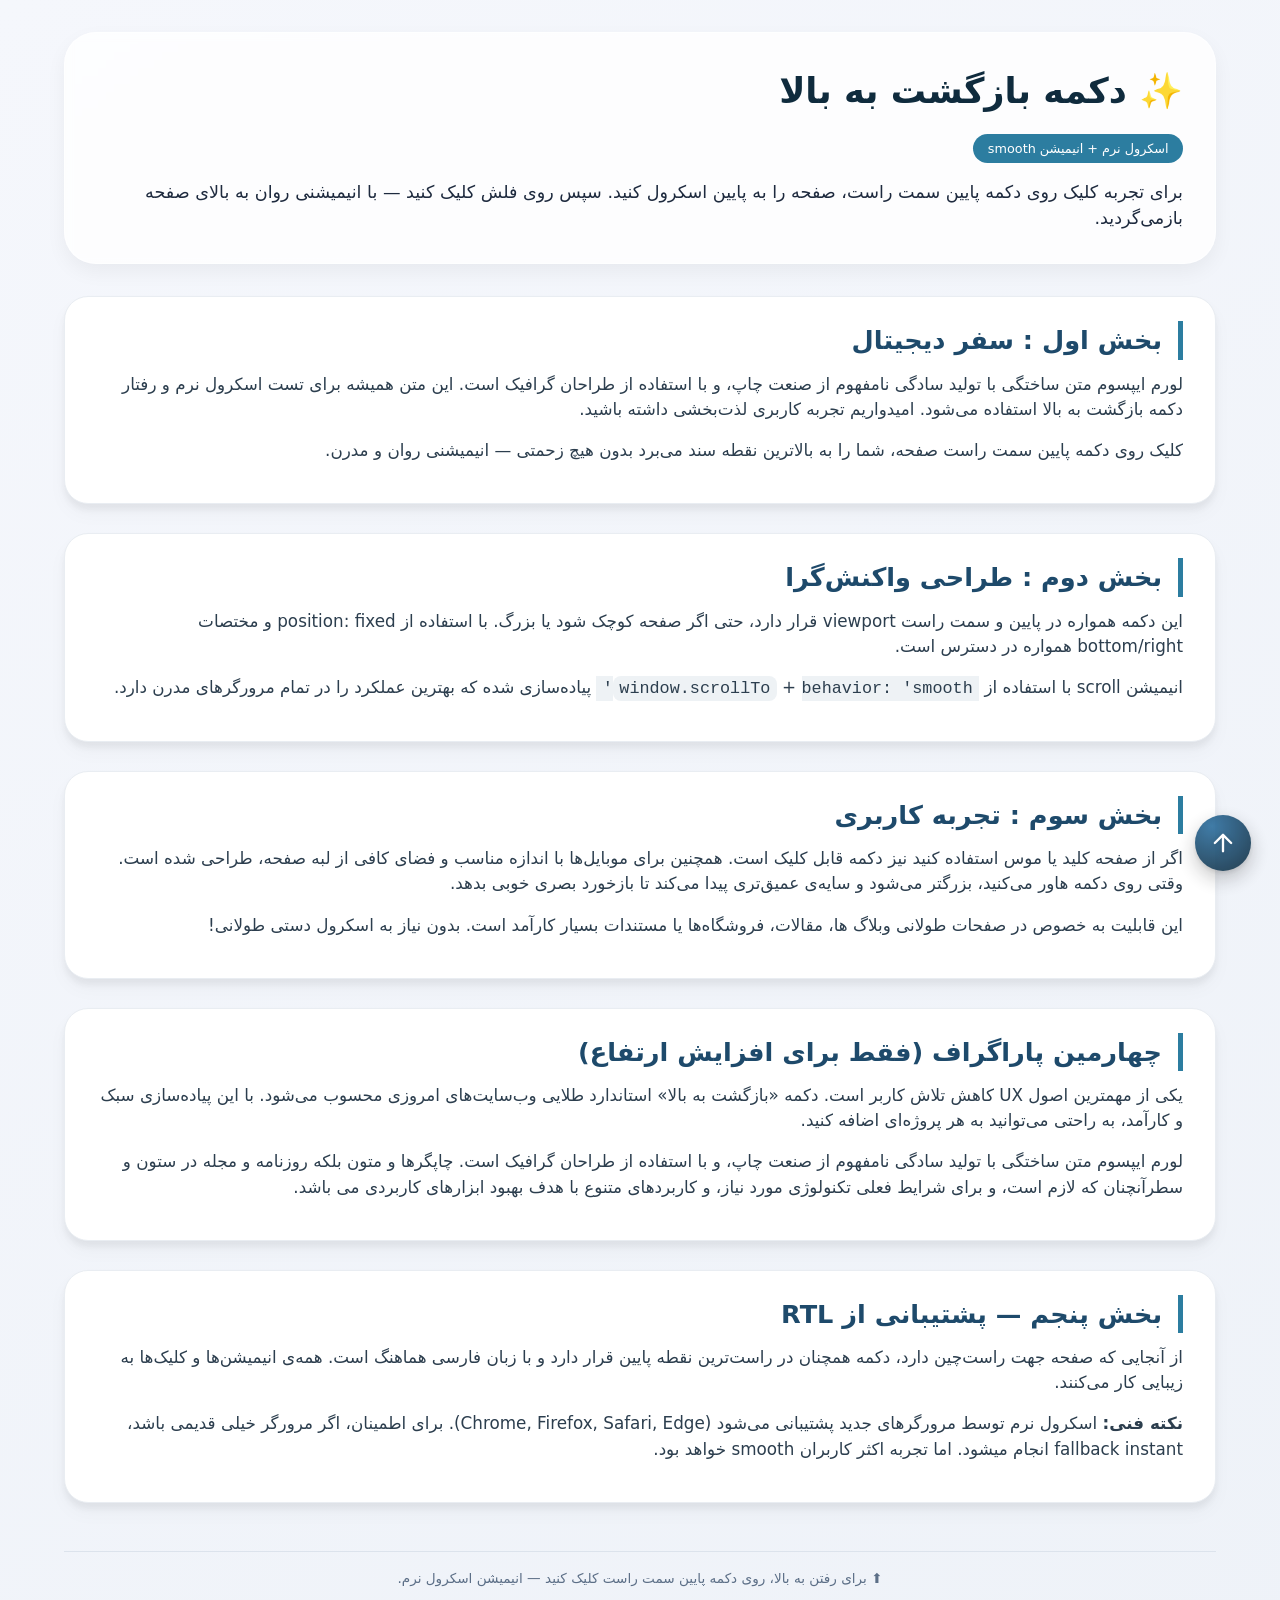
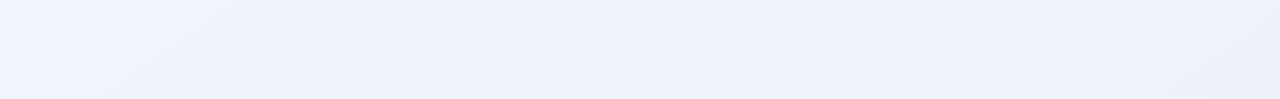
<file: test6.html>
<!DOCTYPE html>
<html lang="fa">
<head>
  <meta charset="UTF-8">
  <meta name="viewport" content="width=device-width, initial-scale=1.0, user-scalable=yes">
  <title>دکمه بازگشت به بالا | اسکرول نرم</title>
  <style>
    /* Reset & base styling */
    * {
      margin: 0;
      padding: 0;
      box-sizing: border-box;
    }

    body {
      background: linear-gradient(145deg, #f5f7fc 0%, #eef2f8 100%);
      font-family: system-ui, 'Segoe UI', 'Tahoma', 'Helvetica Neue', sans-serif;
      direction: rtl; /* پشتیبانی از زبان فارسی / راست‌چین */
      color: #1e2a3e;
      line-height: 1.5;
    }

    /* محتوای دمو – برای ایجاد قابلیت اسکرول */
    .content {
      max-width: 1200px;
      margin: 0 auto;
      padding: 2rem 1.5rem 6rem 1.5rem;
    }

    /* هدر ساختگی */
    .hero {
      background: #ffffffcc;
      backdrop-filter: blur(4px);
      border-radius: 2rem;
      padding: 2rem;
      margin-bottom: 2rem;
      box-shadow: 0 8px 20px rgba(0,0,0,0.05);
      border: 1px solid rgba(255,255,255,0.6);
    }

    h1 {
      font-size: 2.2rem;
      margin-bottom: 0.5rem;
      color: #0f2b3d;
      font-weight: 700;
    }

    .badge {
      display: inline-block;
      background: #2c7da0;
      color: white;
      border-radius: 60px;
      padding: 0.3rem 0.9rem;
      font-size: 0.8rem;
      margin-top: 0.5rem;
    }

    /* کارت‌های محتوا برای زیبایی */
    .card-grid {
      display: flex;
      flex-direction: column;
      gap: 1.8rem;
    }

    .card {
      background: white;
      border-radius: 1.5rem;
      padding: 1.5rem 2rem;
      box-shadow: 0 10px 20px rgba(0,0,0,0.03), 0 6px 6px rgba(0,0,0,0.05);
      transition: transform 0.2s ease, box-shadow 0.2s ease;
      border: 1px solid #e9edf2;
    }

    .card:hover {
      transform: translateY(-4px);
      box-shadow: 0 20px 30px -12px rgba(0,0,0,0.1);
    }

    .card h2 {
      font-size: 1.6rem;
      margin-bottom: 0.75rem;
      color: #1e4a6b;
      border-right: 5px solid #2c7da0;
      padding-right: 1rem;
    }

    .card p {
      font-size: 1.05rem;
      color: #2c3e4e;
      margin-bottom: 1rem;
    }

    /* دکمه ثابت در پایین سمت راست */
    .scroll-top-btn {
      position: fixed;
      bottom: 1.8rem;
      right: 1.8rem;
      width: 56px;
      height: 56px;
      border-radius: 28px;
      background: #1e4663;
      background-image: radial-gradient(circle at 30% 20%, #2c6e9e, #0f2b3d);
      border: none;
      cursor: pointer;
      box-shadow: 0 8px 20px rgba(0, 0, 0, 0.25), 0 2px 4px rgba(0, 0, 0, 0.1);
      display: flex;
      align-items: center;
      justify-content: center;
      transition: all 0.2s cubic-bezier(0.2, 0.9, 0.4, 1.1);
      z-index: 1000;
      opacity: 0.9;
    }

    /* آیکون فلش بالا (طراحی با CSS خالص + پشتیبانی از SVG fallback) */
    .scroll-top-btn svg {
      width: 28px;
      height: 28px;
      filter: drop-shadow(0 1px 2px rgba(0,0,0,0.2));
      transition: transform 0.2s ease;
    }

    .scroll-top-btn:hover {
      transform: scale(1.07);
      background: #1e577a;
      background-image: radial-gradient(circle at 30% 20%, #3782b0, #14384d);
      box-shadow: 0 12px 28px rgba(0, 0, 0, 0.3);
      opacity: 1;
    }

    .scroll-top-btn:active {
      transform: scale(0.96);
    }

    /* انیمیشن نرم هنگام اسکرول با کلاس‌های جاوااسکریپت */
    html {
      scroll-behavior: smooth; /* fallback اگر اسکریپت مشکل داشته باشد */
    }

    /* برای اطمینان از اینکه دکمه در موبایل هم به خوبی دیده شود */
    @media (max-width: 600px) {
      .scroll-top-btn {
        width: 48px;
        height: 48px;
        bottom: 1.2rem;
        right: 1.2rem;
      }
      .scroll-top-btn svg {
        width: 24px;
        height: 24px;
      }
      .content {
        padding: 1rem 1rem 5rem 1rem;
      }
      .card {
        padding: 1rem 1.2rem;
      }
    }

    /* نمایش/مخفی شدن اختیاری برای دکمه (وقتی در بالای صفحه باشیم، شاید دکمه کم‌رنگ شود)
       اما کاربر پسند است که همیشه دکمه هست. برای تجربه بهتر دکمه همیشه دیده می‌شود. */
    .scroll-top-btn {
      transition: opacity 0.3s ease, transform 0.2s ease, background 0.2s;
    }

    /* یک فوتر کوچک */
    .footer-note {
      text-align: center;
      margin-top: 3rem;
      padding: 1rem;
      font-size: 0.85rem;
      color: #5c6f87;
      border-top: 1px solid #dce3ec;
    }
  </style>
</head>
<body>

<div class="content">
  <div class="hero">
    <h1>✨ دکمه بازگشت به بالا</h1>
    <div class="badge">اسکرول نرم + انیمیشن smooth</div>
    <p style="margin-top: 1rem; font-size: 1.1rem;">
      برای تجربه کلیک روی دکمه پایین سمت راست، صفحه را به پایین اسکرول کنید.  
      سپس روی فلش کلیک کنید — با انیمیشنی روان به بالای صفحه بازمی‌گردید.
    </p>
  </div>

  <div class="card-grid">
    <div class="card">
      <h2>بخش اول : سفر دیجیتال</h2>
      <p>لورم ایپسوم متن ساختگی با تولید سادگی نامفهوم از صنعت چاپ، و با استفاده از طراحان گرافیک است. این متن همیشه برای تست اسکرول نرم و رفتار دکمه بازگشت به بالا استفاده می‌شود. امیدواریم تجربه کاربری لذت‌بخشی داشته باشید.</p>
      <p>کلیک روی دکمه پایین سمت راست صفحه، شما را به بالاترین نقطه سند می‌برد بدون هیچ زحمتی — انیمیشنی روان و مدرن.</p>
    </div>
    <div class="card">
      <h2>بخش دوم : طراحی واکنش‌گرا</h2>
      <p>این دکمه همواره در پایین و سمت راست viewport قرار دارد، حتی اگر صفحه کوچک شود یا بزرگ. با استفاده از position: fixed و مختصات bottom/right همواره در دسترس است.</p>
      <p>انیمیشن scroll با استفاده از <code style="background:#eef2f5; padding:0.2rem 0.4rem; border-radius:8px;">window.scrollTo</code> + <code style="background:#eef2f5; padding:0.2rem 0.4rem; border-radius:8px;">behavior: 'smooth'</code> پیاده‌سازی شده که بهترین عملکرد را در تمام مرورگرهای مدرن دارد.</p>
    </div>
    <div class="card">
      <h2>بخش سوم : تجربه کاربری</h2>
      <p>اگر از صفحه کلید یا موس استفاده کنید نیز دکمه قابل کلیک است. همچنین برای موبایل‌ها با اندازه مناسب و فضای کافی از لبه صفحه، طراحی شده است. وقتی روی دکمه هاور می‌کنید، بزرگتر می‌شود و سایه‌ی عمیق‌تری پیدا می‌کند تا بازخورد بصری خوبی بدهد.</p>
      <p>این قابلیت به خصوص در صفحات طولانی وبلاگ ها، مقالات، فروشگاه‌ها یا مستندات بسیار کارآمد است. بدون نیاز به اسکرول دستی طولانی!</p>
    </div>
    <div class="card">
      <h2>چهارمین پاراگراف (فقط برای افزایش ارتفاع)</h2>
      <p>یکی از مهمترین اصول UX کاهش تلاش کاربر است. دکمه «بازگشت به بالا» استاندارد طلایی وب‌سایت‌های امروزی محسوب می‌شود. با این پیاده‌سازی سبک و کارآمد، به راحتی می‌توانید به هر پروژه‌ای اضافه کنید.</p>
      <p>لورم ایپسوم متن ساختگی با تولید سادگی نامفهوم از صنعت چاپ، و با استفاده از طراحان گرافیک است. چاپگرها و متون بلکه روزنامه و مجله در ستون و سطرآنچنان که لازم است، و برای شرایط فعلی تکنولوژی مورد نیاز، و کاربردهای متنوع با هدف بهبود ابزارهای کاربردی می باشد.</p>
    </div>
    <div class="card">
      <h2>بخش پنجم — پشتیبانی از RTL</h2>
      <p>از آنجایی که صفحه جهت راست‌چین دارد، دکمه همچنان در راست‌ترین نقطه پایین قرار دارد و با زبان فارسی هماهنگ است. همه‌ی انیمیشن‌ها و کلیک‌ها به زیبایی کار می‌کنند.</p>
      <p><strong>نکته فنی:</strong> اسکرول نرم توسط مرورگرهای جدید پشتیبانی می‌شود (Chrome, Firefox, Safari, Edge). برای اطمینان، اگر مرورگر خیلی قدیمی باشد، fallback instant انجام میشود. اما تجربه اکثر کاربران smooth خواهد بود.</p>
    </div>
  </div>

  <div class="footer-note">
    ⬆️ برای رفتن به بالا، روی دکمه پایین سمت راست کلیک کنید — انیمیشن اسکرول نرم.
  </div>
</div>

<!-- دکمه ثابت پایین سمت راست با آیکون فلش بالا -->
<button class="scroll-top-btn" id="goToTopBtn" aria-label="بازگشت به بالای صفحه">
  <svg xmlns="http://www.w3.org/2000/svg" viewBox="0 0 24 24" fill="none" stroke="white" stroke-width="2" stroke-linecap="round" stroke-linejoin="round">
    <path d="M12 19V5M5 12l7-7 7 7"/>
  </svg>
</button>

<script>
  (function() {
    // دریافت ارجاع به دکمه
    const topButton = document.getElementById('goToTopBtn');
    
    // تابع پیمایش به بالای صفحه با انیمیشن smooth
    function scrollToTopSmooth() {
      // ویندو یا سند — استفاده از window.scrollTo با گزینه‌های مدرن
      // توجه: برای اطمینان از اینکه اسکرول به صورت نرم انجام شود، از behavior:'smooth' استفاده می‌کنیم
      // و برای سازگاری بیشتر با مرورگرهای قدیمی، یک fallback ساده در نظر گرفته شده اما نیاز نیست.
      if ('scrollBehavior' in document.documentElement.style) {
        // مرورگر از smooth پشتیبانی می‌کند (اکثر مرورگرهای جدید)
        window.scrollTo({
          top: 0,
          left: 0,
          behavior: 'smooth'
        });
      } else {
        // Fallback قدیمی: با استفاده از تابع تدریجی (این حالت خیلی نادر اما برای اطمینان)
        // این روش ابتدایی باعث انیمیشن دستی می‌شود با requestAnimationFrame.
        const startPosition = window.pageYOffset || document.documentElement.scrollTop || document.body.scrollTop || 0;
        if (startPosition === 0) return;
        const duration = 500; // مدت زمان انیمیشن (ms)
        const startTime = performance.now();
        
        function animationStep(currentTime) {
          const elapsed = currentTime - startTime;
          const progress = Math.min(1, elapsed / duration);
          // easeOutCubic برای حرکت نرم
          const easeOut = 1 - Math.pow(1 - progress, 3);
          const newPosition = startPosition * (1 - easeOut);
          window.scrollTo(0, newPosition);
          if (progress < 1) {
            requestAnimationFrame(animationStep);
          } else {
            // اطمینان از دقیقاً صفر شدن در انتها
            window.scrollTo(0, 0);
          }
        }
        requestAnimationFrame(animationStep);
      }
    }
    
    // رویداد کلیک: اسکرول به بالا + بازخورد اضافی (اختیاری: لرزش یا تغییر دکمه)
    if (topButton) {
      topButton.addEventListener('click', function(event) {
        event.preventDefault();
        // اجرای انیمیشن اسکرول به بالای صفحه
        scrollToTopSmooth();
        
        // (اختیاری) افزودن یک بازخورد کوچک برای کاربر: تغییر موقت آیکون یا سایه
        // این کار فقط حس خوشایندی ایجاد می‌کند و به انیمیشن اصلی لطمه نمی‌زند.
        const originalSvg = topButton.innerHTML;
        // می‌توانیم افکت سریع "ضربه" بدهیم اما لازم نیست.
        // شاید استایل فوری: تغییر رنگ یا شفافیت خیلی سریع
        topButton.style.transform = 'scale(0.92)';
        setTimeout(() => {
          if (topButton) topButton.style.transform = '';
        }, 150);
        
        // اضافه کردن حالت focus برای دسترسی‌پذیری (اختیاری)
        topButton.setAttribute('aria-label', 'بازگشت به بالا (انجام شد)');
        setTimeout(() => {
          if (topButton) topButton.setAttribute('aria-label', 'بازگشت به بالای صفحه');
        }, 1000);
      });
    }
    
    // بهبود تجربه: اگر کاربر در بالای صفحه باشد، شاید دکمه را کمی کمرنگ کنیم؟ تصمیم گرفتیم همیشه پررنگ باشد.
    // اما می‌توانیم یک افکت کوچک اضافه کنیم که وقتی صفحه در بالاترین نقطه است، باز هم دکمه کار می‌کند ولی کاربر را اذیت نمی‌کند.
    // برای نمایش انیمیشن بهتر از scroll event استفاده نمی‌کنیم چون هدف صرفاً دکمه بازگشت است.
    
    // (اختیاری) در صورتی که صفحه بارگذاری شد و از قبل اسکرول وجود داشت دکمه بدون مشکل کار می‌کند.
    console.log('دکمه بازگشت به بالا آماده است. پایین سمت راست ✅');
    
    // برای مرورگرهایی که از behavior smooth پشتیبانی نمی‌کنند، fallback بالا کار خواهد کرد.
    // همچنین با استفاده از تست scrollBehavior همزمان همه چیز عالیست.
  })();
</script>

<!-- 
  توضیحات نهایی:
  - دکمه با fixed در پایین سمت راست قرار گرفته و همیشه در دسترس است.
  - با کلیک، انیمیشن اسکرول نرم (smooth scroll) به بالای صفحه اجرا می‌شود.
  - در صورت عدم پشتیبانی مرورگر از behavior:'smooth'، انیمیشن دستی (requestAnimationFrame) جایگزین می‌شود.
  - طراحی واکنش‌گرا و زیبا، همراه با حالت هاور و اکتیو.
  - از نظر دسترسی، aria-label و قابلیت کلیک با کیبرد (tab + enter) برقرار است.
  - کد مستقل بوده، نیازی به کتابخانه خارجی ندارد.
  - متن دمو به فارسی و انگلیسی برای افزایش ارتفاع صفحه جهت تست اسکرول.
-->
</body>
</html>
</file>
<file: Assests/fontFramework/fontsAssets/style/fontStyle.css>
/* adding font files */
@font-face {
    font-family: IRANYekanWeb-medium;
    src: url(../fonts/IRAN-YekanWeb/IRANYekanWeb\ Medium-normal-500-100.ttf) format('truetype');
}

@font-face {
    font-family: IRANYekanWeb-normal;
    src: url(../fonts/IRAN-YekanWeb/IRANYekanWeb-normal-700-100.ttf) format('truetype');
}

@font-face {
    font-family: IRANYekanWeb-ExtraBold;
    src: url(../fonts/IRAN-YekanWeb/IRANYekanWeb\ ExtraBold-normal-800-100.ttf) format('truetype');
}

@font-face {
    font-family: IRANSansWeb-UltraLight;
    src: url(../fonts/IRANSANS/woff2/IRANSansWeb-UltraLight.woff2) format('woff2');
}

@font-face {
    font-family: IRANSansWeb-Light;
    src: url(../fonts/IRANSANS/woff2/IRANSansWeb-Light.woff2) format('woff2');
}

@font-face {
    font-family: IRANSansWeb-Regular;
    src: url(../fonts/IRANSANS/woff2/IRANSansWeb-Regular.woff2) format('woff2');
}

@font-face {
    font-family: IRANSansWeb-Medium;
    src: url(../fonts/IRANSANS/woff2/IRANSansWeb-Medium.woff2) format('woff2');
}

@font-face {
    font-family: IRANSansWeb-Bold;
    src: url(../fonts/IRANSANS/woff2/IRANSansWeb-Bold.woff2) format('woff2');
}

@font-face {
    font-family: IRANSansWeb-Black;
    src: url(../fonts/IRANSANS/woff2/IRANSansWeb-Black.woff2) format('woff2');
}

@font-face {
    font-family: Vazir;
    src: url(../fonts/Vazir/Vazir.ttf) format('truetype');
}

@font-face {
    font-family: Vazir-Thin;
    src: url(../fonts/Vazir/Vazir-Thin.ttf) format('truetype');
}

@font-face {
    font-family: Vazir-Thin-FD-WOL;
    src: url(../fonts/Vazir/Vazir-Thin-FD-WOL.ttf) format('truetype');
}

@font-face {
    font-family: Vazir-Medium;
    src: url(../fonts/Vazir/Vazir-Medium.ttf) format('truetype');
}

@font-face {
    font-family: Vazir-Medium-FD-WOL;
    src: url(../fonts/Vazir/Vazir-Medium-FD-WOL.ttf) format('truetype');
}

@font-face {
    font-family: Vazir-Light;
    src: url(../fonts/Vazir/Vazir-Light.ttf) format('truetype');
}

@font-face {
    font-family: Vazir-Light-FD-WOL;
    src: url(../fonts/Vazir/Vazir-Light-FD-WOL.ttf) format('truetype');
}

@font-face {
    font-family: Vazir-FD-WOL;
    src: url(../fonts/Vazir/Vazir-FD-WOL.ttf) format('truetype');
}

@font-face {
    font-family: Vazir-Bold;
    src: url(../fonts/Vazir/Vazir-Bold.ttf) format('truetype');
}

@font-face {
    font-family: Vazir-Bold-FD-WOL;
    src: url(../fonts/Vazir/Vazir-Bold-FD-WOL.ttf) format('truetype');
}

@font-face {
    font-family: Vazir-Bold-FD-WOL;
    src: url(../fonts/Lalezar/Lalezar-Regular.ttf) format('truetype');
}

@font-face {
    font-family: B-Farnaz;
    src: url(../fonts/B-Farnaz/BFarnaz.ttf) format('truetype');
}

@font-face {
    font-family: Vazirmatn-Black;
    src: url(../fonts/Vazirmatn/Vazirmatn-Black.woff2) format('truetype');
}

@font-face {
    font-family: Vazirmatn-Bold;
    src: url(../fonts/Vazirmatn/Vazirmatn-Bold.woff2) format('truetype');
}

@font-face {
    font-family: Vazirmatn-ExtraBold;
    src: url(../fonts/Vazirmatn/Vazirmatn-ExtraBold.woff2) format('truetype');
}

@font-face {
    font-family: Vazirmatn-ExtraLight;
    src: url(../fonts/Vazirmatn/Vazirmatn-ExtraLight.woff2) format('truetype');
}

@font-face {
    font-family: Vazirmatn-Light;
    src: url(../fonts/Vazirmatn/Vazirmatn-Light.woff2) format('truetype');
}

@font-face {
    font-family: Vazirmatn-Medium;
    src: url(../fonts/Vazirmatn/Vazirmatn-Medium.woff2) format('truetype');
}

@font-face {
    font-family: Vazirmatn-Regular;
    src: url(../fonts/Vazirmatn/Vazirmatn-Regular.woff2) format('truetype');
}

@font-face {
    font-family: Vazirmatn-SemiBold;
    src: url(../fonts/Vazirmatn/Vazirmatn-SemiBold.woff2) format('truetype');
}

@font-face {
    font-family: Vazirmatn-Thin;
    src: url(../fonts/Vazirmatn/Vazirmatn-Thin.woff2) format('truetype');
}

@font-face {
    font-family: Hamrah;
    src: url(../fonts/Hamrah/Hamrah.ttf) format('truetype');
}

@font-face {
    font-family: Samim;
    src: url(../fonts/Samim/Samim.ttf) format('truetype');
}

@font-face {
    font-family: Samim-Medium;
    src: url(../fonts/Samim/Samim-Medium.ttf) format('truetype');
}

@font-face {
    font-family: Samim-Bold;
    src: url(../fonts/Samim/Samim-Bold.ttf) format('truetype');
}

/* font families */
.ff-yekanMedium {
    font-family: IRANYekanWeb-medium !important;
    font-weight: 100;
}

.ff-yekanNoraml {
    font-family: IRANYekanWeb-normal !important;
    font-weight: 700;
}

.ff-yekanXbold {
    font-family: IRANYekanWeb-ExtraBold !important;
}

.ff-IRANSansWeb-UltraLight {
    font-family: IRANSansWeb-UltraLight !important;
}

.ff-IRANSansWeb-Light {
    font-family: IRANSansWeb-Light !important;
}

.ff-IRANSansWeb-Regular {
    font-family: IRANSansWeb-Regular !important;
}

.ff-IRANSansWeb-Medium {
    font-family: IRANSansWeb-Medium !important;
}

.ff-IRANSansWeb-Bold {
    font-family: IRANSansWeb-Bold !important;
}

.ff-IRANSansWeb-Black {
    font-family: IRANSansWeb-Black !important;
}

.ff-Vazir {
    font-family: Vazir !important;
}

.ff-Vazir-Thin {
    font-family: Vazir-Thin !important;
}

.ff-Vazir-Thin-FD-WOL {
    font-family: Vazir-Thin-FD-WOL !important;
}

.ff-Vazir-Medium {
    font-family: Vazir-Medium !important;
}

.ff-Vazir-Medium-FD-WOL {
    font-family: Vazir-Medium-FD-WOL !important;
}

.ff-Vazir-Light {
    font-family: Vazir-Light !important;
}

.ff-Vazir-Light-FD-WOL {
    font-family: Vazir-Light-FD-WOL !important;
}

.ff-Vazir-FD-WOL {
    font-family: Vazir-FD-WOL !important;
}

.ff-Vazir-Bold {
    font-family: Vazir-Bold !important;
}

.ff-Vazir-Bold-FD-WOL {
    font-family: Vazir-Bold-FD-WOL !important;
}

.ff-Lalezar {
    font-family: Lalezar !important;
}

.ff-B-Farnaz {
    font-family: B-Farnaz !important;
}

.ff-Vazirmatn-Black{
    font-family:Vazirmatn-Black  !important;
}

.ff-Vazirmatn-Bold{
    font-family: Vazirmatn-Bold  !important;
}

.ff-Vazirmatn-ExtraBold{
    font-family: Vazirmatn-ExtraBold  !important;
}

.ff-Vazirmatn-ExtraLight{
    font-family: Vazirmatn-ExtraLight  !important;
}

.ff-Vazirmatn-Light{
    font-family: Vazirmatn-Light  !important;
}

.ff-Vazirmatn-Medium{
    font-family:Vazirmatn-Medium  !important;
}

.ff-Vazirmatn-Regular{
    font-family:Vazirmatn-Regular  !important;
}

.ff-Vazirmatn-Thin{
    font-family:Vazirmatn-Thin  !important;
}

.ff-Vazirmatn-SemiBold{
    font-family:Vazirmatn-SemiBold  !important;
}

.ff-Hamrah{
    font-family: Hamrah !important;
}

.ff-Samim{
    font-family: Samim !important;
}

.ff-Samim-Medium{
    font-family: Samim-Medium !important;
}

.ff-Samim-Bold{
    font-family: Samim-Bold !important;
}

/* .ff-{
    font-family:  !important;
} */


/* font sizes */
.f-5 {
    font-size: 5px !important;
}

.f-6 {
    font-size: 6px !important;
}

.f-7 {
    font-size: 7px !important;
}

.f-8 {
    font-size: 8px !important;
}

.f-9 {
    font-size: 9px !important;
}

.f-10 {
    font-size: 10px !important;
}

.f-11 {
    font-size: 11px !important;
}

.f-12 {
    font-size: 12px !important;
}

.f-13 {
    font-size: 13px !important;
}

.f-14 {
    font-size: 14px !important;
}

.f-15 {
    font-size: 15px !important;
}

.f-16 {
    font-size: 16px !important;
}

.f-17 {
    font-size: 17px !important;
}

.f-18 {
    font-size: 18px !important;
}

.f-19 {
    font-size: 19px !important;
}

.f-20 {
    font-size: 20px !important;
}

.f-21 {
    font-size: 21px !important;
}

.f-22 {
    font-size: 22px !important;
}

.f-23 {
    font-size: 23px !important;
}

.f-24 {
    font-size: 24px !important;
}

.f-25 {
    font-size: 25px !important;
}

.f-30 {
    font-size: 30px !important;
}

.f-35 {
    font-size: 35px !important;
}

.f-40 {
    font-size: 40px !important;
}

.f-45 {
    font-size: 45px !important;
}

.f-50 {
    font-size: 50px !important;
}

.f-60 {
    font-size: 60px !important;
}

.f-70 {
    font-size: 70px !important;
}

.f-80 {
    font-size: 80px !important;
}

@media only screen and (min-width: 576px) {
    .f-sm-5 {
        font-size: 5px !important;
    }

    .f-sm-6 {
        font-size: 6px !important;
    }

    .f-sm-7 {
        font-size: 7px !important;
    }

    .f-sm-8 {
        font-size: 8px !important;
    }

    .f-sm-9 {
        font-size: 9px !important;
    }

    .f-sm-10 {
        font-size: 10px !important;
    }

    .f-sm-11 {
        font-size: 11px !important;
    }

    .f-sm-12 {
        font-size: 12px !important;
    }

    .f-sm-13 {
        font-size: 13px !important;
    }

    .f-sm-14 {
        font-size: 14px !important;
    }

    .f-sm-15 {
        font-size: 15px !important;
    }

    .f-sm-16 {
        font-size: 16px !important;
    }

    .f-sm-17 {
        font-size: 17px !important;
    }

    .f-sm-18 {
        font-size: 18px !important;
    }

    .f-sm-19 {
        font-size: 19px !important;
    }

    .f-sm-20 {
        font-size: 20px !important;
    }

    .f-sm-21 {
        font-size: 21px !important;
    }

    .f-sm-22 {
        font-size: 22px !important;
    }

    .f-sm-23 {
        font-size: 23px !important;
    }

    .f-sm-24 {
        font-size: 24px !important;
    }

    .f-sm-25 {
        font-size: 25px !important;
    }

    .f-sm-30 {
        font-size: 30px !important;
    }

    .f-sm-35 {
        font-size: 35px !important;
    }

    .f-sm-40 {
        font-size: 40px !important;
    }

    .f-sm-45 {
        font-size: 45px !important;
    }

    .f-sm-50 {
        font-size: 50px !important;
    }

    .f-sm-60 {
        font-size: 60px !important;
    }

    .f-sm-70 {
        font-size: 70px !important;
    }

    .f-sm-80 {
        font-size: 80px !important;
    }
}

@media only screen and (min-width: 768px) {
    .f-md-5 {
        font-size: 5px !important;
    }

    .f-md-6 {
        font-size: 6px !important;
    }

    .f-md-7 {
        font-size: 7px !important;
    }

    .f-md-8 {
        font-size: 8px !important;
    }

    .f-md-9 {
        font-size: 9px !important;
    }

    .f-md-10 {
        font-size: 10px !important;
    }

    .f-md-11 {
        font-size: 11px !important;
    }

    .f-md-12 {
        font-size: 12px !important;
    }

    .f-md-13 {
        font-size: 13px !important;
    }

    .f-md-14 {
        font-size: 14px !important;
    }

    .f-md-15 {
        font-size: 15px !important;
    }

    .f-md-16 {
        font-size: 16px !important;
    }

    .f-md-17 {
        font-size: 17px !important;
    }

    .f-md-18 {
        font-size: 18px !important;
    }

    .f-md-19 {
        font-size: 19px !important;
    }

    .f-md-20 {
        font-size: 20px !important;
    }

    .f-md-21 {
        font-size: 21px !important;
    }

    .f-md-22 {
        font-size: 22px !important;
    }

    .f-md-23 {
        font-size: 23px !important;
    }

    .f-md-24 {
        font-size: 24px !important;
    }

    .f-md-25 {
        font-size: 25px !important;
    }

    .f-md-30 {
        font-size: 30px !important;
    }

    .f-md-35 {
        font-size: 35px !important;
    }

    .f-md-40 {
        font-size: 40px !important;
    }

    .f-md-45 {
        font-size: 45px !important;
    }

    .f-md-50 {
        font-size: 50px !important;
    }

    .f-md-60 {
        font-size: 60px !important;
    }

    .f-md-70 {
        font-size: 70px !important;
    }

    .f-md-80 {
        font-size: 80px !important;
    }
}

@media only screen and (min-width: 992px) {
    .f-lg-5 {
        font-size: 5px !important;
    }

    .f-lg-6 {
        font-size: 6px !important;
    }

    .f-lg-7 {
        font-size: 7px !important;
    }

    .f-lg-8 {
        font-size: 8px !important;
    }

    .f-lg-9 {
        font-size: 9px !important;
    }

    .f-lg-10 {
        font-size: 10px !important;
    }

    .f-lg-11 {
        font-size: 11px !important;
    }

    .f-lg-12 {
        font-size: 12px !important;
    }

    .f-lg-13 {
        font-size: 13px !important;
    }

    .f-lg-14 {
        font-size: 14px !important;
    }

    .f-lg-15 {
        font-size: 15px !important;
    }

    .f-lg-16 {
        font-size: 16px !important;
    }

    .f-lg-17 {
        font-size: 17px !important;
    }

    .f-lg-18 {
        font-size: 18px !important;
    }

    .f-lg-19 {
        font-size: 19px !important;
    }

    .f-lg-20 {
        font-size: 20px !important;
    }

    .f-lg-21 {
        font-size: 21px !important;
    }

    .f-lg-22 {
        font-size: 22px !important;
    }

    .f-lg-23 {
        font-size: 23px !important;
    }

    .f-lg-24 {
        font-size: 24px !important;
    }

    .f-lg-25 {
        font-size: 25px !important;
    }

    .f-lg-30 {
        font-size: 30px !important;
    }

    .f-lg-35 {
        font-size: 35px !important;
    }

    .f-lg-40 {
        font-size: 40px !important;
    }

    .f-lg-45 {
        font-size: 45px !important;
    }

    .f-lg-50 {
        font-size: 50px !important;
    }

    .f-lg-60 {
        font-size: 60px !important;
    }

    .f-lg-70 {
        font-size: 70px !important;
    }

    .f-lg-80 {
        font-size: 80px !important;
    }
}

@media only screen and (min-width: 1200px) {
    .f-xl-5 {
        font-size: 5px !important;
    }

    .f-xl-6 {
        font-size: 6px !important;
    }

    .f-xl-7 {
        font-size: 7px !important;
    }

    .f-xl-8 {
        font-size: 8px !important;
    }

    .f-xl-9 {
        font-size: 9px !important;
    }

    .f-xl-10 {
        font-size: 10px !important;
    }

    .f-xl-11 {
        font-size: 11px !important;
    }

    .f-xl-12 {
        font-size: 12px !important;
    }

    .f-xl-13 {
        font-size: 13px !important;
    }

    .f-xl-14 {
        font-size: 14px !important;
    }

    .f-xl-15 {
        font-size: 15px !important;
    }

    .f-xl-16 {
        font-size: 16px !important;
    }

    .f-xl-17 {
        font-size: 17px !important;
    }

    .f-xl-18 {
        font-size: 18px !important;
    }

    .f-xl-19 {
        font-size: 19px !important;
    }

    .f-xl-20 {
        font-size: 20px !important;
    }

    .f-xl-21 {
        font-size: 21px !important;
    }

    .f-xl-22 {
        font-size: 22px !important;
    }

    .f-xl-23 {
        font-size: 23px !important;
    }

    .f-xl-24 {
        font-size: 24px !important;
    }

    .f-xl-25 {
        font-size: 25px !important;
    }

    .f-xl-30 {
        font-size: 30px !important;
    }

    .f-xl-35 {
        font-size: 35px !important;
    }

    .f-xl-40 {
        font-size: 40px !important;
    }

    .f-xl-45 {
        font-size: 45px !important;
    }

    .f-xl-50 {
        font-size: 50px !important;
    }

    .f-xl-60 {
        font-size: 60px !important;
    }

    .f-xl-70 {
        font-size: 70px !important;
    }

    .f-xl-80 {
        font-size: 80px !important;
    }
}

@media only screen and (min-width: 1400px) {
    .f-xxl-5 {
        font-size: 5px !important;
    }

    .f-xxl-6 {
        font-size: 6px !important;
    }

    .f-xxl-7 {
        font-size: 7px !important;
    }

    .f-xxl-8 {
        font-size: 8px !important;
    }

    .f-xxl-9 {
        font-size: 9px !important;
    }

    .f-xxl-10 {
        font-size: 10px !important;
    }

    .f-xxl-11 {
        font-size: 11px !important;
    }

    .f-xxl-12 {
        font-size: 12px !important;
    }

    .f-xxl-13 {
        font-size: 13px !important;
    }

    .f-xxl-14 {
        font-size: 14px !important;
    }

    .f-xxl-15 {
        font-size: 15px !important;
    }

    .f-xxl-16 {
        font-size: 16px !important;
    }

    .f-xxl-17 {
        font-size: 17px !important;
    }

    .f-xxl-18 {
        font-size: 18px !important;
    }

    .f-xxl-19 {
        font-size: 19px !important;
    }

    .f-xxl-20 {
        font-size: 20px !important;
    }
    
    .f-xxl-21 {
        font-size: 21px !important;
    }

    .f-xxl-22 {
        font-size: 22px !important;
    }
    
    .f-xxl-23{
        font-size: 23px !important;
    }

    .f-xxl-24{
        font-size: 24px !important;
    }

    .f-xxl-25 {
        font-size: 25px !important;
    }

    .f-xxl-30 {
        font-size: 30px !important;
    }

    .f-xxl-35 {
        font-size: 35px !important;
    }

    .f-xxl-40 {
        font-size: 40px !important;
    }

    .f-xxl-45 {
        font-size: 45px !important;
    }

    .f-xxl-50 {
        font-size: 50px !important;
    }

    .f-xxl-60 {
        font-size: 60px !important;
    }

    .f-xxl-70 {
        font-size: 70px !important;
    }

    .f-xxl-80 {
        font-size: 80px !important;
    }
}
</file>
<file: Assests/style/styleDetailed.css>
* {
  margin: 0;
  padding: 0;
  box-sizing: border-box;
}

body {
  background-color: #ece9f3;
  min-height: 100svh;
  background-size: 170% 130%;
  font-family: "Vazirmatn", "Segoe UI", Tahoma, Geneva, Verdana, sans-serif;
}

header {
  display: flex;
  justify-content: space-between !important;
  align-items: center;
  flex-direction: row !important;
  min-height: 70px;
  border-bottom: solid red 2px;
}

header .header-right,
header .header-left {
  display: flex;
  align-items: center;
  height: 100%;
}

.header-right {
  display: flex;
  align-items: center;
  gap: 12px;
}

.header-left {
  display: flex;
  align-items: center;
  gap: 12px;
}

.square {
  aspect-ratio: 1/1 !important;
  border-radius: 100%;
  width: 50px;
  object-fit: cover;
}

.sidebarBtn {
  border: 0px;
  background-color: transparent;
  width: max-content;
  margin-right: 16px;
  cursor: pointer;
}

.header-right .sidebarBtn,
.header-right a {
  display: flex;
  align-items: center;
}

.user-img {
  width: 25px;
  height: 25px;
  border-radius: 50%;
  object-fit: cover;
  display: block;
}

@media (min-width: 768px) {
  .user-img {
    width: 25px;
    height: 25px;
  }

  .user-text {
    font-size: 16px;
  }

  .f-md-16 {
    font-size: 16px;
  }

  .user-link,
  .loginBtn {
    padding: 8px 15px;
    font-size: 14px;
    justify-content: center;
    text-decoration: none;
    border-radius: 12px;
    transition: all 0.3s ease;
    display: inline-flex;
    align-items: center;
    gap: 8px;
    font-weight: 500;
    font-family: inherit;
    cursor: pointer;
    line-height: 1.5;
    white-space: nowrap;
  }

  .user-link {
    color: #333;
    background-color: #ccc;
    border: 1px solid #ddd;
  }

  .user-link:hover {
    border-color: #dd2a1b;
    transform: translateY(-1px);
  }

  .loginBtn {
    color: black;
    background-color: #dd2a1b;
    border: 1px solid #dd2a1b;
    flex-direction: row-reverse;
  }

  .loginBtn:hover {
    transform: translateY(-1px);
  }
}

@media (max-width: 767.98px) {
  .user-link {
    display: flex;
    align-items: center;
    gap: 8px;
    text-decoration: none;
    color: #333;
  }

  .loginBtn {
    text-decoration: none;
    padding: 4px 15px;
    border-radius: 12px;
    color: black;
    background-color: #dd2a1b;
    transition: all 0.3s ease;
    display: inline-flex;
    align-items: center;
    gap: 8px;
    font-size: 13px;
    flex-direction: row-reverse;
  }

  .header-right .d-none.d-md-flex {
    display: none !important;
  }
}

aside {
  height: 100svh;
  position: fixed;
  right: -100%;
  background-color: white;
  color: black;
  width: 70svw;
  top: 0px;
  transition: right 0.3s ease-in-out;
  z-index: 10000000000;
  box-shadow: -2px 0 10px rgba(0, 0, 0, 0.1);
}

body.dark aside {
  background-color: rgb(37, 37, 37);
}

aside.active {
  right: 0px;
}

aside a {
  max-width: fit-content;
  text-decoration: none;
  color: black;
  transition: color 0.2s ease;
}

aside a:hover {
  color: #dd2a1b;
}

aside .active {
  color: #dd2a1b;
}

aside nav ul li {
  transition: all 0.2s ease;
}

aside nav ul li:hover {
  background-color: rgba(253, 193, 60, 0.1);
  border-radius: 8px;
}

div.antiAside {
  position: fixed;
  height: 100svh;
  width: 100svw;
  background-color: rgba(0, 0, 0, 0.5);
  z-index: 1000000000;
  display: none;
  top: 0px;
}

div.antiAside.active {
  display: block;
}

.header-right .d-flex.align-items-center.ms-md-3 {
  display: flex;
  align-items: center !important;
  height: 100%;
}

.header-right ul {
  display: flex;
  align-items: center !important;
  margin-bottom: 0 !important;
  padding-right: 0 !important;
  height: 100%;
}

.header-right ul li {
  display: flex;
  align-items: center;
  list-style: none;
  position: relative;
  padding: 0 12px;
  font-size: 14px;
  font-weight: 500;
  color: #333;
  line-height: 1;
  white-space: nowrap;
  cursor: pointer;
}

.header-right ul li:not(:last-child)::after {
  content: "|";
  position: absolute;
  left: -2px;
  top: 50%;
  transform: translateY(-50%);
  color: #5d5d5d;
  font-size: 14px;
  font-weight: 300;
}

@media (min-width: 768px) and (max-width: 991.98px) {
  .header-right ul li {
    padding: 0 8px;
    font-size: 12px;
  }

  .header-right ul li:not(:last-child)::after {
    left: -1px;
  }
}

@media (min-width: 992px) {
  .header-right ul li {
    padding: 0 15px;
    font-size: 15px;
  }
}

.user-box {
  display: flex;
  align-items: center;
}

.user-text {
  font-size: 14px;
  font-weight: 500;
}

.f-13 {
  font-size: 13px;
}

.f-md-16 {
  font-size: 13px;
}

.aspect1 {
  aspect-ratio: 1/1;
}

@media only screen and (max-width: 768px) {
  header.d-grid {
    display: flex !important;
    justify-content: space-between;
  }

  .logoName {
    display: flex;
  }
}

/*  */

.imgSection {
  background-image: url(../images/JutZ88JCIEVJiteWyV2ng29BAFhf9KymlMyn7BMG.jpg);
  background-size: cover;
  background-position: center;
  background-repeat: no-repeat;
  width: 100%;
  height: 300px;
  border-radius: 0;
}

@media (min-width: 768px) {
  .imgSection {
    height: 400px;
  }
}

.title {
  background: rgba(0, 0, 0, 0.4);
  border-radius: 50px;
  padding: 10px 10px;
}

.imgSearch {
  width: 25px;
  height: 25px;
}

.d-flex.justify-content-center.align-items-center > div {
  display: flex;
  align-items: center;
}

.outline {
  outline: 0px;
}

.d-flex.justify-content-center.align-items-center select,
.d-flex.justify-content-center.align-items-center input,
.d-flex.justify-content-center.align-items-center button {
  height: 50px;
  font-size: 12px;
  padding: 0 12px;
  transition: all 0.3s ease;
}

.d-flex.justify-content-center.align-items-center select {
  cursor: pointer;
  border-top-right-radius: 8px;
  border-bottom-right-radius: 8px;
  width: 100px;
}

.d-flex.justify-content-center.align-items-center input {
  width: 200px;
}

.d-flex.justify-content-center.align-items-center button {
  background-color: #dd2a1b;
  cursor: pointer;
  display: flex;
  align-items: center;
  justify-content: center;
  padding: 0 15px;
  border-top-left-radius: 8px;
  border-bottom-left-radius: 8px;
}

.d-flex.justify-content-center.align-items-center button img {
  width: 25px;
  height: 25px;
}

@media (min-width: 768px) {
  .d-flex.justify-content-center.align-items-center select,
  .d-flex.justify-content-center.align-items-center input,
  .d-flex.justify-content-center.align-items-center button {
    height: 48px;
    font-size: 14px;
    padding: 0 16px;
  }

  .d-flex.justify-content-center.align-items-center input {
    width: 250px;
  }

  .d-flex.justify-content-center.align-items-center select {
    width: 150px;
  }

  .d-flex.justify-content-center.align-items-center button img {
    width: 30px;
    height: 30px;
  }
}

@media (min-width: 992px) {
  .d-flex.justify-content-center.align-items-center select,
  .d-flex.justify-content-center.align-items-center input,
  .d-flex.justify-content-center.align-items-center button {
    height: 54px;
    font-size: 15px;
    padding: 0 20px;
  }

  .d-flex.justify-content-center.align-items-center input {
    width: 420px;
  }

  .d-flex.justify-content-center.align-items-center select {
    width: 150px;
  }

  .d-flex.justify-content-center.align-items-center button img {
    width: 30px;
    height: 30px;
  }
}

.under-nav ul li:last-child a {
  color: #dd2a1b !important;
  opacity: 1 !important;
}

.under-nav ul li:not(:last-child) a {
  position: relative;
  display: inline-block;
  padding-left: 10px;
}

.under-nav ul li:not(:last-child) a::after {
  content: "››";
  position: absolute;
  left: -5px;
  top: 50%;
  transform: translateY(-50%);
  font-size: 16px;
  pointer-events: none;
  transition: none !important;
}

.under-nav ul li a.aNav:hover {
  color: #dd2a1b !important;
  opacity: 1 !important;
}

.under-nav ul li a.aNav:hover::after {
  color: #999 !important;
  opacity: 0.75 !important;
}

@media (max-width: 768px) {
  .ulNav {
    overflow-x: scroll;
  }
}

.aNav {
  white-space: nowrap;
}

@media (min-width: 768px) {
  .container {
    width: 50%;
  }
}

.imgShow {
  background-color: rgb(245, 250, 255);
  border: 0.25px solid rgb(208, 181, 181);
}

.tags-box {
  background: #ffffff;
  border-radius: 8px;
  padding: 15px 20px;
  box-shadow: 0 0 8px rgba(0, 0, 0, 0.1);
}

.tags-box h3 {
  margin: 0 0 10px;
  font-size: 1rem;
  color: #4338ca;
}

.tags span {
  display: inline-block;
  color: black;
  background-color: #ccc;
  padding: 6px 12px;
  margin: 4px;
  border-radius: 20px;
  font-size: 0.85rem;
}

.tags span:hover {
  background-color: #dd2a1b;
}

.allTrans {
  transition: background-color 0.2s ease-in-out;
}

.header-right ul li {
  display: flex;
  align-items: center;
  list-style: none;
  position: relative;
  padding: 0 12px;
  font-size: 14px;
  font-weight: 500;
  color: #333;
  line-height: 1;
  white-space: nowrap;
  cursor: pointer;
  transition: color 0.25s ease;
}

.header-right ul li:hover {
  color: #dd2a1b;
}

.tags span {
  display: inline-block;
  color: black;
  background-color: #ccc;
  padding: 6px 12px;
  margin: 4px;
  border-radius: 20px;
  font-size: 0.85rem;
  transition: all 0.25s ease-in-out;
  cursor: pointer;
}

.tags span:hover {
  background-color: #dd2a1b;
  color: white;
  transform: translateY(-2px);
  box-shadow: 0 2px 6px rgba(0, 0, 0, 0.1);
}

.tags-box .col-11 img {
  transition:
    opacity 0.3s ease,
    filter 0.2s ease;
  border-radius: 16px;
}

.imgLi img {
  transition: all 0.3s ease;
  cursor: pointer;
  border-radius: 12px;
  transform: scale(1);
}

.imgLi img:hover {
  transform: scale(1.1) !important;
  box-shadow: 0 4px 12px rgba(0, 0, 0, 0.15);
}

.imgLi img:active {
  transform: scale(0.98);
}

.tags-box .col-11,
.imgLi span {
  overflow: hidden;
  border-radius: 16px;
  display: block;
}

.btnMd:hover {
  color: #44bc7c !important;
  background-color: #fff !important;
  border: 1px solid #44bc7c !important;
}

.btnMdGold:hover {
  color: #fac913 !important;
  background-color: #fff !important;
  border: 1px solid #fac913 !important;
}

.btnMdSilver:hover {
  background-color: #fff !important;
  border: 1px solid black !important;
}

@media (min-width: 768px) {
  .imgTarah {
    aspect-ratio: 1/1;
    width: 60px;
    height: 60px;
  }
}

@media (max-width: 768px) {
  .imgTarah {
    aspect-ratio: 1/1;
    width: 50px;
    height: 50px;
  }
}

.spanTarh {
  transition: color 0.1s linear;
}

.spanTarh:hover {
  color: #dd2a1b !important;
}

.containerIMG:hover img {
  cursor: zoom-in;
}

.tab{
  cursor: pointer;
  position: relative;
}

.tab.active{
  color: #dd2a1b;
}

.tab.active::after{
  content: "";
  background-color: #dd2a1b;
  color: #dd2a1b;
  width: 100px;
  height: 1px;
  position: absolute;
  top: 164%;
  left: 50%;
  transform: translateX(-50%);
}

@media only screen and (max-width: 768px){
  div.tab.newest{
    display: none !important;
  }
  div.tab.free{
    display: none !important;
  }
}

@media only screen and (min-width: 768px){
  div.tab.newest2{
    display: none !important;
  }
  div.tab.free2{
    display: none !important;
  }
}
</file>
